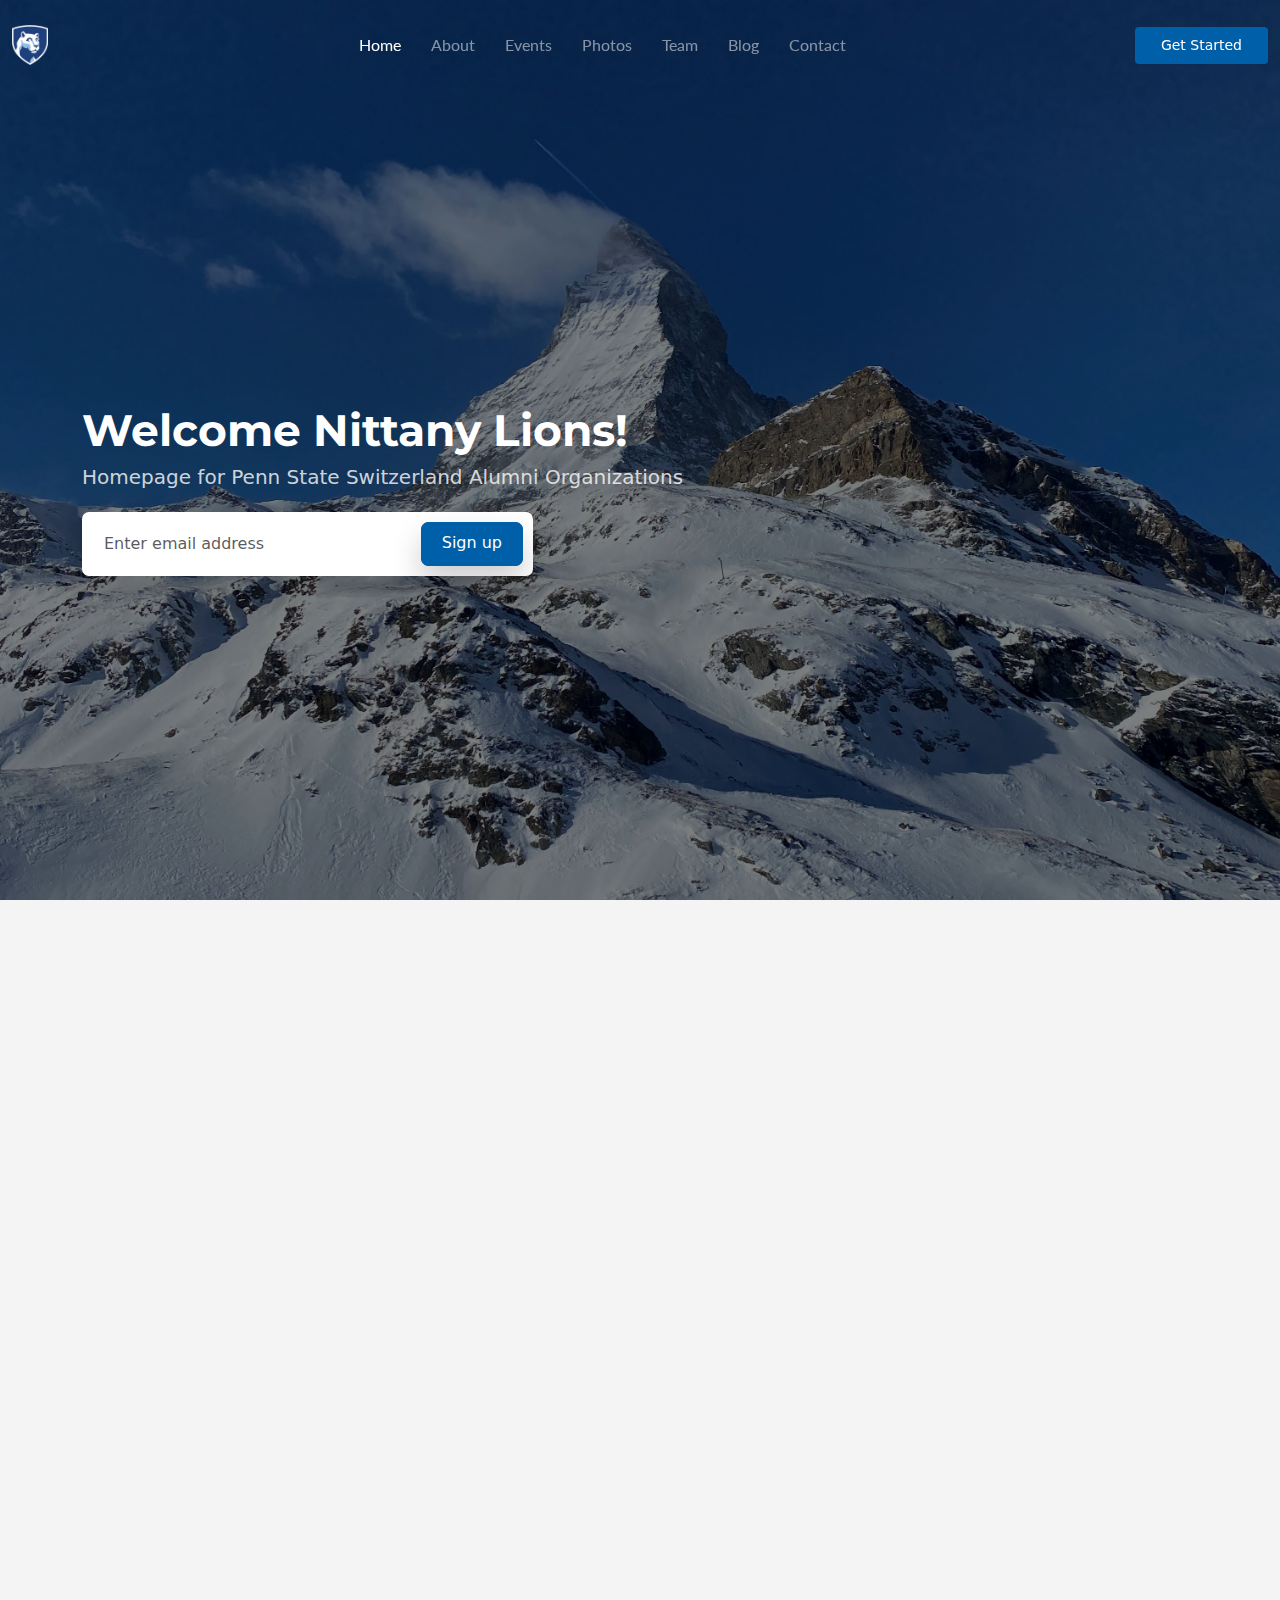
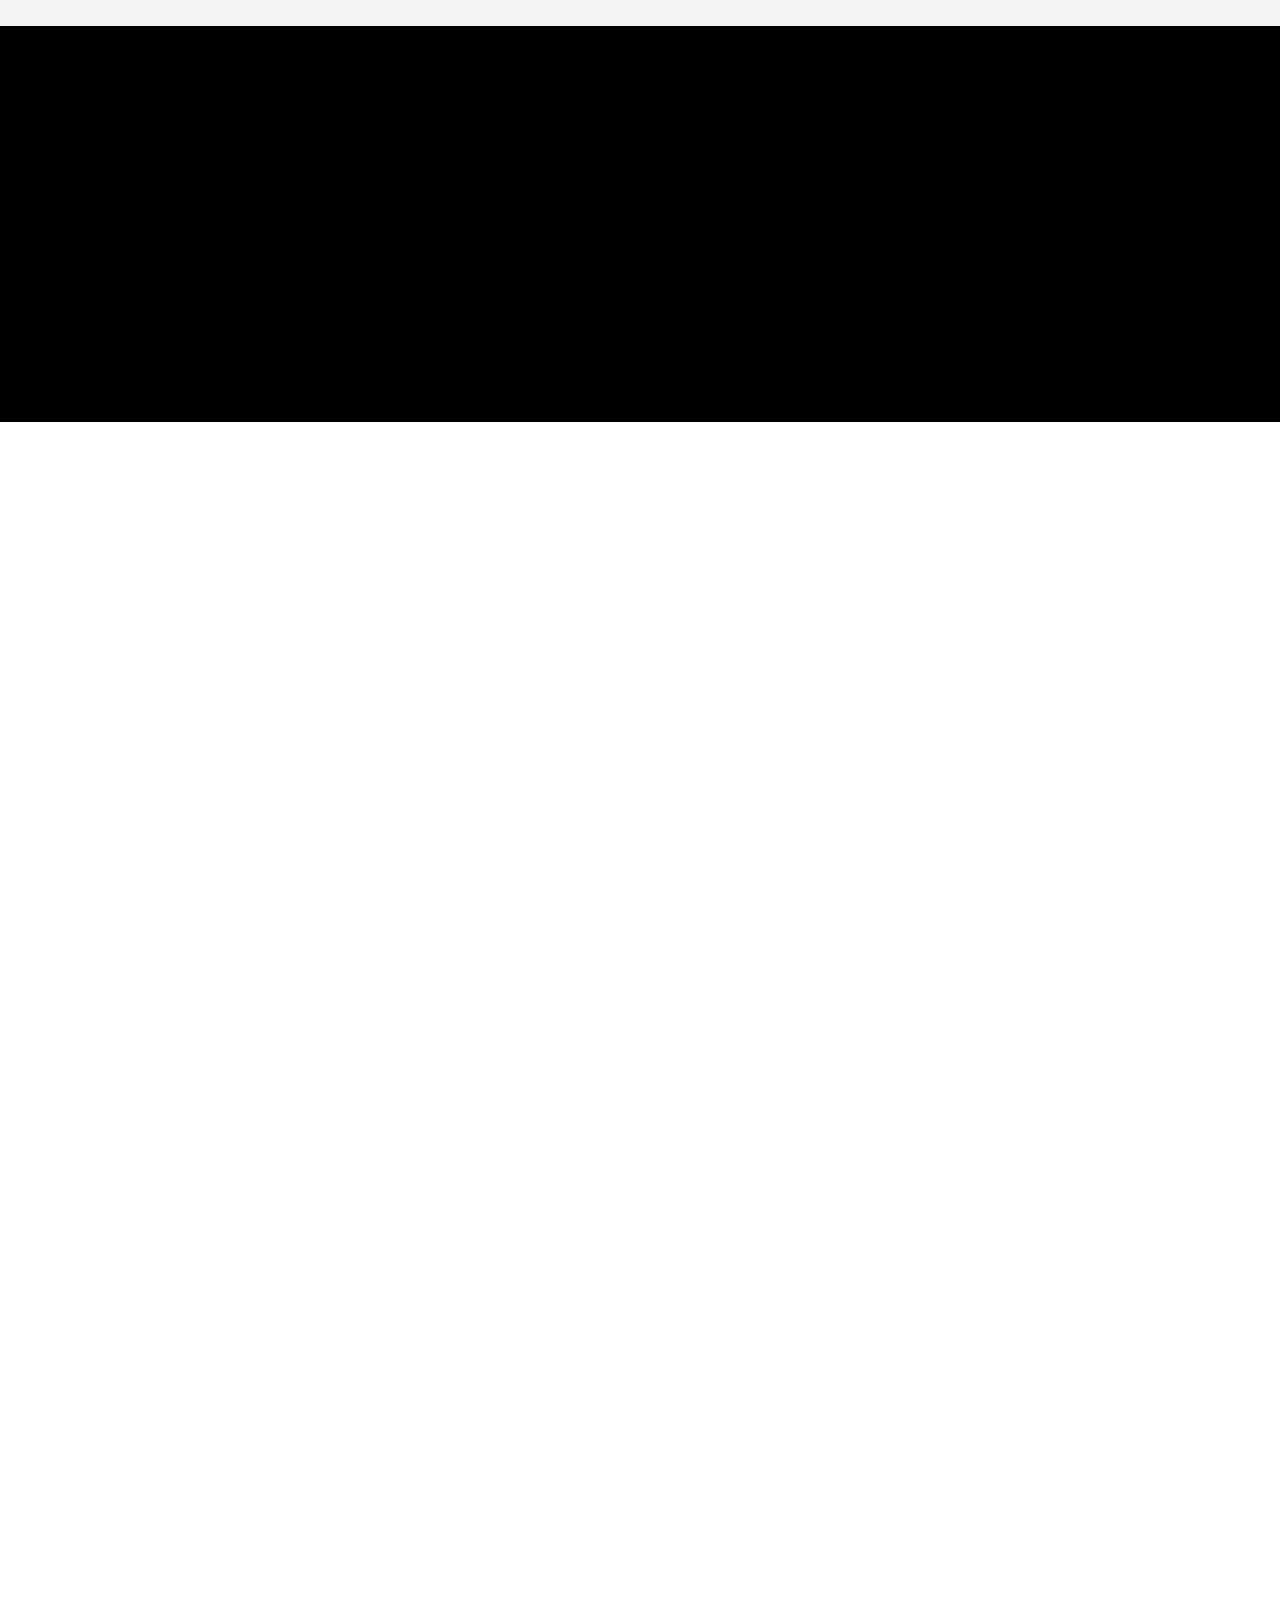
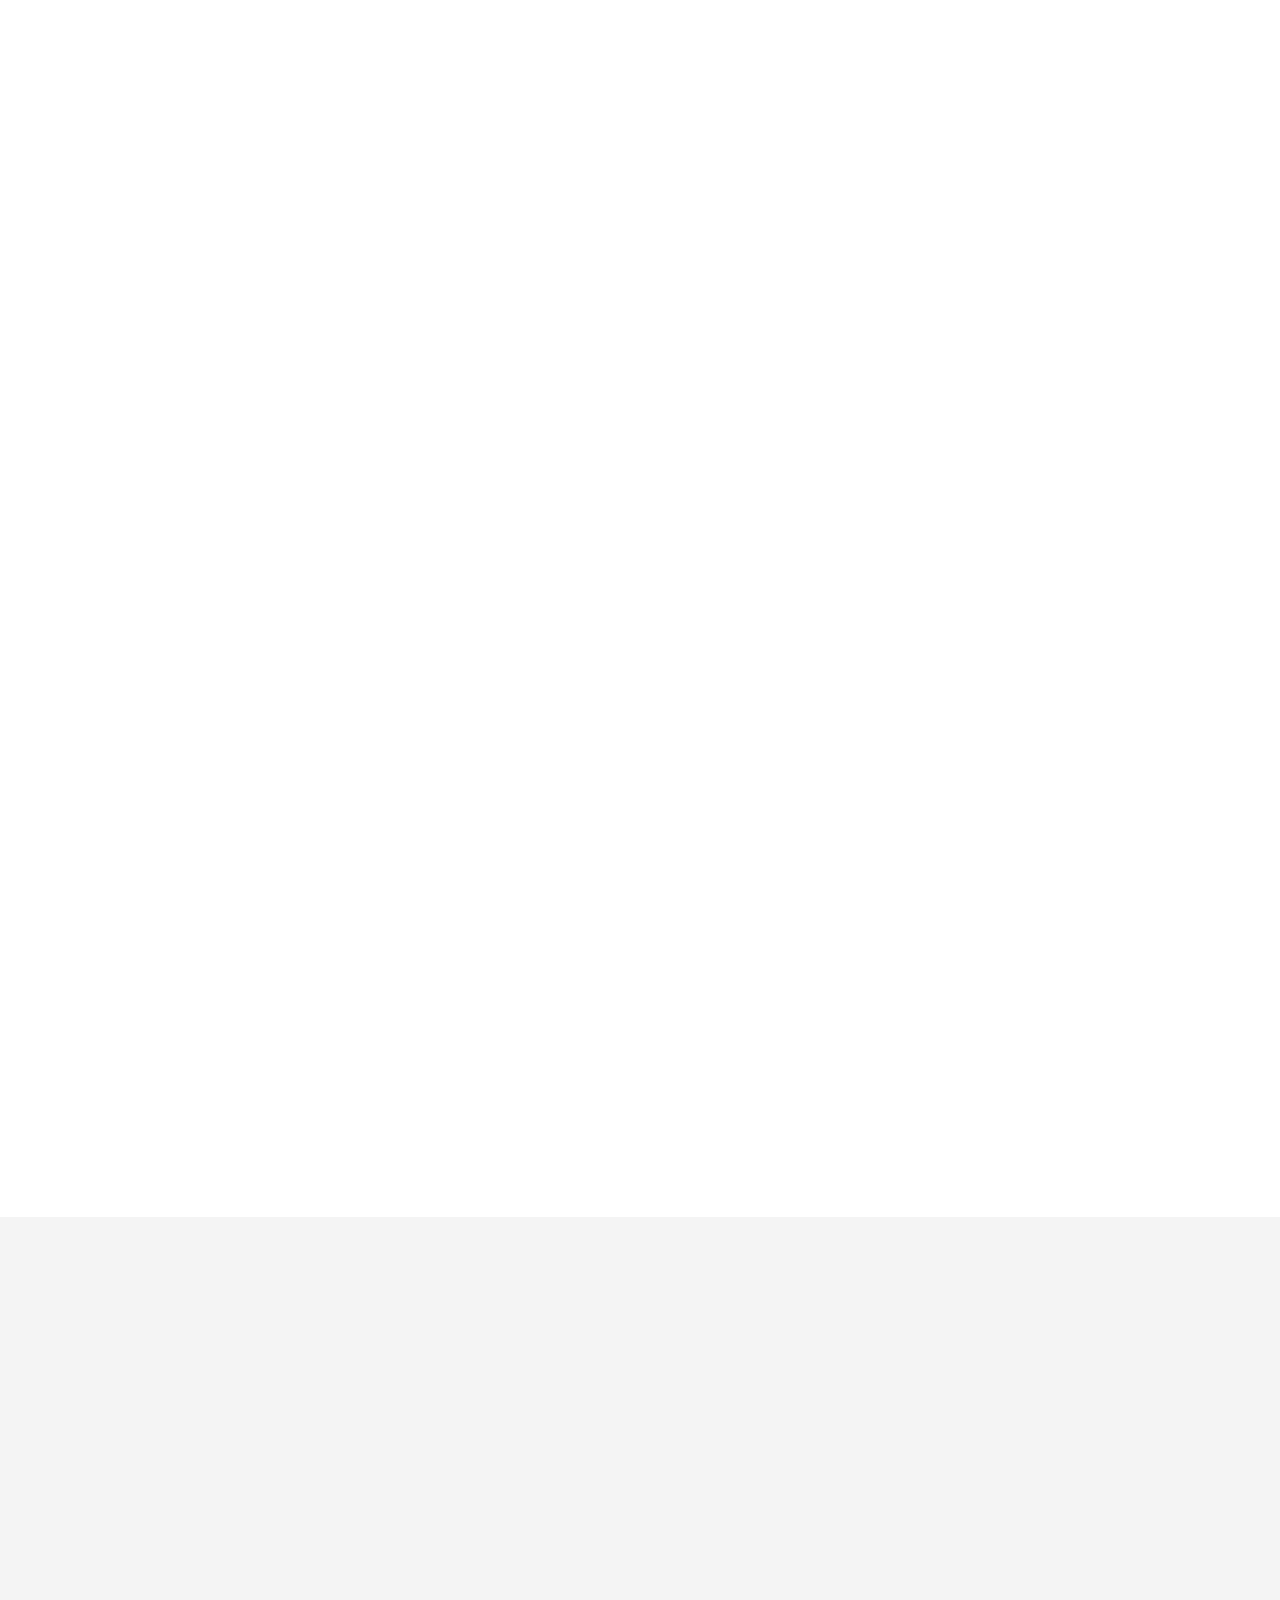
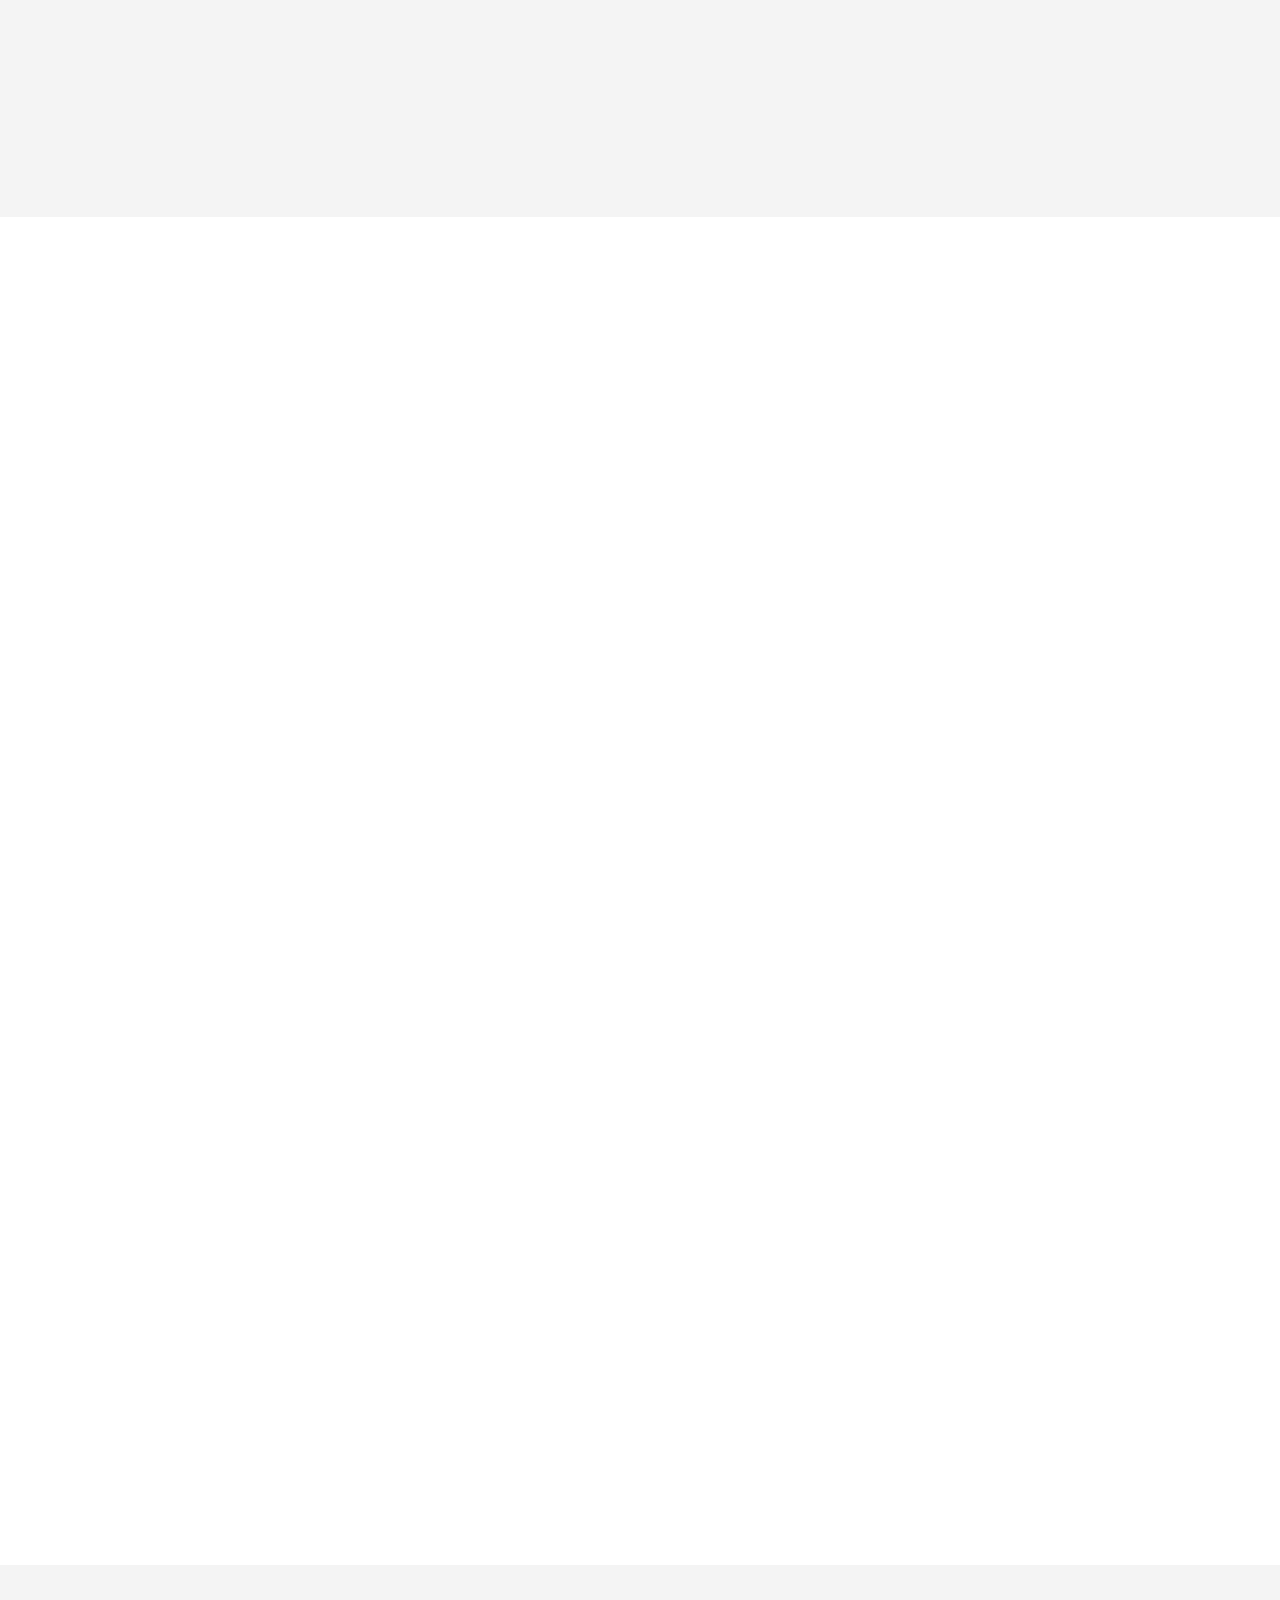
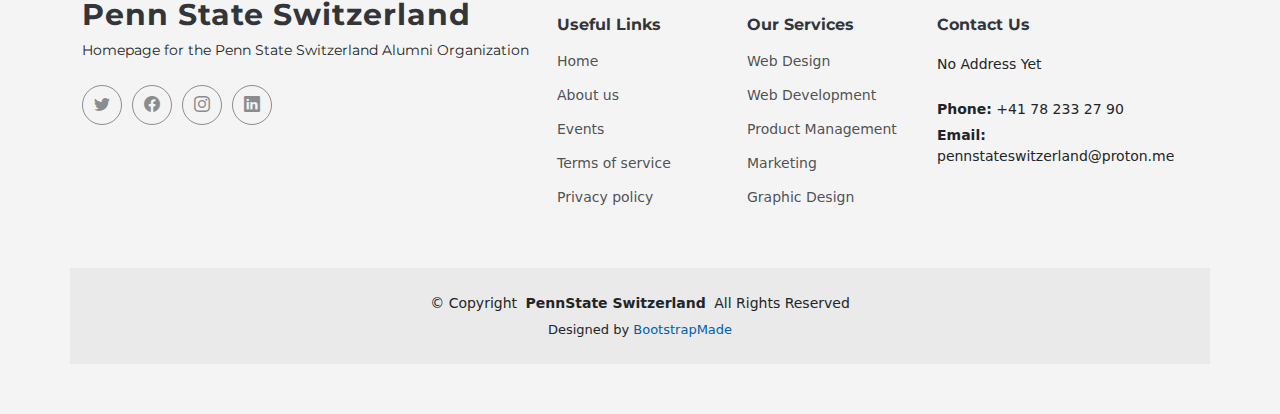
<file: index.html>
<!DOCTYPE html>
<html lang="en">

<head>
  <meta charset="utf-8">
  <meta content="width=device-width, initial-scale=1.0" name="viewport">

  <title>Home - Append Bootstrap Temlate</title>
  <meta content="" name="description">
  <meta content="" name="keywords">

  <!-- Favicons -->
  <link href="assets/img/favicon.png" rel="icon">
  <link href="assets/img/apple-touch-icon.png" rel="apple-touch-icon">

  <!-- Fonts -->
  <link href="https://fonts.googleapis.com" rel="preconnect">
  <link href="https://fonts.gstatic.com" rel="preconnect" crossorigin>
  <link href="https://fonts.googleapis.com/css2?family=Roboto+Condensed:ital,wght@0,300;0,400;0,500;0,600;0,700;0,800;1,300;1,400;1,500;1,600;1,700;1,800&family=Montserrat:ital,wght@0,100;0,200;0,300;0,400;0,500;0,600;0,700;0,800;0,900;1,100;1,200;1,300;1,400;1,500;1,600;1,700;1,800;1,900&family=Lato:ital,wght@0,100;0,300;0,400;0,700;0,900;1,100;1,300;1,400;1,700;1,900&display=swap" rel="stylesheet">

  <!-- Vendor CSS Files -->
  <link href="assets/vendor/bootstrap/css/bootstrap.min.css" rel="stylesheet">
  <link href="assets/vendor/bootstrap-icons/bootstrap-icons.css" rel="stylesheet">
  <link href="assets/vendor/glightbox/css/glightbox.min.css" rel="stylesheet">
  <link href="assets/vendor/swiper/swiper-bundle.min.css" rel="stylesheet">
  <link href="assets/vendor/aos/aos.css" rel="stylesheet">

  <!-- Template Main CSS File -->
  <link href="assets/css/main.css" rel="stylesheet">

  <!-- =======================================================
  * Template Name: Append
  * Updated: Jul 27 2023 with Bootstrap v5.3.1
  * Template URL: https://bootstrapmade.com/append-bootstrap-website-template/
  * Author: BootstrapMade.com
  * License: https://bootstrapmade.com/license/
  ======================================================== -->
</head>

<body class="index-page" data-bs-spy="scroll" data-bs-target="#navmenu">

  <header-component></header-component>

  <main id="main">

    <!-- Hero Section - Home Page -->
    <section id="hero" class="hero">

      <img src="assets/img/hero-bg.jpg" alt="" data-aos="fade-in">

      <div class="container">
        <div class="row">
          <div class="col-lg-10">
            <h2 data-aos="fade-up" data-aos-delay="100">Welcome Nittany Lions!</h2>
            <p data-aos="fade-up" data-aos-delay="200">Homepage for Penn State Switzerland Alumni Organizations</p>
          </div>
          <div class="col-lg-5">
            <!-- Form For Email List_Serv Signup -->
            <form action="C:\xampp\htdocs\pennstateswitzerland\index.php" method="post" class="sign-up-form d-flex" data-aos="fade-up" data-aos-delay="300">
              <input type="text" class="form-control" placeholder="Enter email address" id="email" name="email">
              <input type="submit"class="btn btn-primary" value="Sign up">
            </form>
          </div>
        </div>
      </div>

    </section><!-- End Hero Section -->

    <!-- About Section - Home Page -->
    <section id="about" class="about">

      <div class="container" data-aos="fade-up" data-aos-delay="100">
        <div class="row align-items-xl-center gy-5">

          <div class="col-xl-5 content">
            <h3>About</h3>
            <h2>Connecting Alumni </h2>
            <p>The Penn State Switzerland Alumni Group welcomes all Penn State Alumni in the central europe region.</p>
            <a href="#" class="read-more"><span>Read More</span><i class="bi bi-arrow-right"></i></a>
          </div>

          <div class="col-xl-7">
            <div class="row gy-4 icon-boxes">

              <div class="col" data-aos="fade-up" data-aos-delay="200">
                <div class="icon-box">
                  <i class="bi bi-calendar-check"></i>
                  <h3>Events</h3>
                  <p>Quarterly hosted social gatherings. Casual meetups and events.</p>
                </div>
              </div> <!-- End Icon Box -->

              <div class="col" data-aos="fade-up" data-aos-delay="300">
                <div class="icon-box">
                  <i class="bi bi-buildings"></i>
                  <h3>Networking</h3>
                  <p>Expand your professional network with other Alumni in Switzerland.</p>
                </div>
              </div> <!-- End Icon Box -->

              <div class="" data-aos="fade-up" data-aos-delay="400">
                <div class="icon-box">
                  <i class="bi bi-gift"></i>
                  <h3>Education</h3>
                  <p>Supporting the University mission to educate.</p>
                </div>
              </div> <!-- End Icon Box -->
            </div>
          </div>

        </div>
      </div>

    </section><!-- End About Section -->

    <!-- Stats Section - Home Page -->
    <section id="stats" class="stats">

      <img src="assets/img/stats-bg.jpg" alt="" data-aos="fade-in">

      <div class="container position-relative" data-aos="fade-up" data-aos-delay="100">

        <div class="row gy-4">

          <div class="col">
            <div class="stats-item text-center w-100 h-100">
              <span data-purecounter-start="0" data-purecounter-end="21" data-purecounter-duration="1" class="purecounter"></span>
              <p>Members</p>
            </div>
          </div><!-- End Stats Item -->

          <div class="col">
            <div class="stats-item text-center w-100 h-100">
              <span data-purecounter-start="0" data-purecounter-end="3" data-purecounter-duration="1" class="purecounter"></span>
              <p>Cities</p>
            </div>
          </div><!-- End Stats Item -->
        </div>

      </div>

    </section><!-- End Stats Section -->

    <!-- Events Section - Events -->
    <section id="events" class="services">

      <!--  Section Title -->
      <div class="container section-title" data-aos="fade-up">
        <h2>Events</h2>
        <p>Upcoming Events</p>
      </div><!-- End Section Title -->

      <div class="container">

        <div class="row gy-4">

          <div class="col-lg-6 " data-aos="fade-up" data-aos-delay="100">
            <div class="service-item d-flex">
              <div class="icon flex-shrink-0"><i class="bi bi-calendar-event"></i></div>
              <div>
                <h4 class="title"><a href="services-details.html" class="stretched-link">Lorem Ipsum</a></h4>
                <p class="description">Voluptatum deleniti atque corrupti quos dolores et quas molestias excepturi sint occaecati cupiditate non provident</p>
              </div>
            </div>
          </div>
          <!-- End Service Item -->

          <div class="col-lg-6 " data-aos="fade-up" data-aos-delay="200">
            <div class="service-item d-flex">
              <div class="icon flex-shrink-0"><i class="bi bi-card-checklist"></i></div>
              <div>
                <h4 class="title"><a href="services-details.html" class="stretched-link">Dolor Sitema</a></h4>
                <p class="description">Minim veniam, quis nostrud exercitation ullamco laboris nisi ut aliquip ex ea commodo consequat tarad limino ata</p>
              </div>
            </div>
          </div><!-- End Service Item -->

          <div class="col-lg-6 " data-aos="fade-up" data-aos-delay="300">
            <div class="service-item d-flex">
              <div class="icon flex-shrink-0"><i class="bi bi-bar-chart"></i></div>
              <div>
                <h4 class="title"><a href="services-details.html" class="stretched-link">Sed ut perspiciatis</a></h4>
                <p class="description">Duis aute irure dolor in reprehenderit in voluptate velit esse cillum dolore eu fugiat nulla pariatur</p>
              </div>
            </div>
          </div><!-- End Service Item -->

          <div class="col-lg-6 " data-aos="fade-up" data-aos-delay="400">
            <div class="service-item d-flex">
              <div class="icon flex-shrink-0"><i class="bi bi-binoculars"></i></div>
              <div>
                <h4 class="title"><a href="services-details.html" class="stretched-link">Magni Dolores</a></h4>
                <p class="description">Excepteur sint occaecat cupidatat non proident, sunt in culpa qui officia deserunt mollit anim id est laborum</p>
              </div>
            </div>
          </div><!-- End Service Item -->

          <div class="col-lg-6 " data-aos="fade-up" data-aos-delay="500">
            <div class="service-item d-flex">
              <div class="icon flex-shrink-0"><i class="bi bi-brightness-high"></i></div>
              <div>
                <h4 class="title"><a href="services-details.html" class="stretched-link">Nemo Enim</a></h4>
                <p class="description">At vero eos et accusamus et iusto odio dignissimos ducimus qui blanditiis praesentium voluptatum deleniti atque</p>
              </div>
            </div>
          </div><!-- End Service Item -->

          <div class="col-lg-6 " data-aos="fade-up" data-aos-delay="600">
            <div class="service-item d-flex">
              <div class="icon flex-shrink-0"><i class="bi bi-calendar4-week"></i></div>
              <div>
                <h4 class="title"><a href="services-details.html" class="stretched-link">Eiusmod Tempor</a></h4>
                <p class="description">Et harum quidem rerum facilis est et expedita distinctio. Nam libero tempore, cum soluta nobis est eligendi</p>
              </div>
            </div>
          </div><!-- End Service Item -->

        </div>

      </div>

    </section><!-- End Services Section -->

      </div>

    </section><!-- End Features Section -->

    <!-- Photos Section - Home Page -->
    <section id="photos" class="portfolio">

      <!--  Section Title -->
      <div class="container section-title" data-aos="fade-up">
        <h2>Photos</h2>
        <p>Event Photos</p>
      </div><!-- End Section Title -->

      <div class="container">

        <div class="isotope-layout" data-default-filter="*" data-layout="masonry" data-sort="original-order">

          <ul class="portfolio-filters isotope-filters" data-aos="fade-up" data-aos-delay="100">
            <li data-filter="*" class="filter-active">All</li>
            <li data-filter=".filter-app">App</li>
            <li data-filter=".filter-product">Card</li>
            <li data-filter=".filter-branding">Web</li>
          </ul><!-- End Portfolio Filters -->

          <div class="row gy-4 isotope-container" data-aos="fade-up" data-aos-delay="200">

            <div class="col-lg-4 col-md-6 portfolio-item isotope-item filter-app">
              <img src="assets/img/masonry-portfolio/masonry-portfolio-1.jpg" class="img-fluid" alt="">
              <div class="portfolio-info">
                <h4>App 1</h4>
                <p>Lorem ipsum, dolor sit</p>
                <a href="assets/img/masonry-portfolio/masonry-portfolio-1.jpg" title="App 1" data-gallery="portfolio-gallery-app" class="glightbox preview-link"><i class="bi bi-zoom-in"></i></a>
                <a href="portfolio-details.html" title="More Details" class="details-link"><i class="bi bi-link-45deg"></i></a>
              </div>
            </div><!-- End Portfolio Item -->

            <div class="col-lg-4 col-md-6 portfolio-item isotope-item filter-product">
              <img src="assets/img/masonry-portfolio/masonry-portfolio-2.jpg" class="img-fluid" alt="">
              <div class="portfolio-info">
                <h4>Product 1</h4>
                <p>Lorem ipsum, dolor sit</p>
                <a href="assets/img/masonry-portfolio/masonry-portfolio-2.jpg" title="Product 1" data-gallery="portfolio-gallery-product" class="glightbox preview-link"><i class="bi bi-zoom-in"></i></a>
                <a href="portfolio-details.html" title="More Details" class="details-link"><i class="bi bi-link-45deg"></i></a>
              </div>
            </div><!-- End Portfolio Item -->

            <div class="col-lg-4 col-md-6 portfolio-item isotope-item filter-branding">
              <img src="assets/img/masonry-portfolio/masonry-portfolio-3.jpg" class="img-fluid" alt="">
              <div class="portfolio-info">
                <h4>Branding 1</h4>
                <p>Lorem ipsum, dolor sit</p>
                <a href="assets/img/masonry-portfolio/masonry-portfolio-3.jpg" title="Branding 1" data-gallery="portfolio-gallery-branding" class="glightbox preview-link"><i class="bi bi-zoom-in"></i></a>
                <a href="portfolio-details.html" title="More Details" class="details-link"><i class="bi bi-link-45deg"></i></a>
              </div>
            </div><!-- End Portfolio Item -->

            <div class="col-lg-4 col-md-6 portfolio-item isotope-item filter-app">
              <img src="assets/img/masonry-portfolio/masonry-portfolio-4.jpg" class="img-fluid" alt="">
              <div class="portfolio-info">
                <h4>App 2</h4>
                <p>Lorem ipsum, dolor sit</p>
                <a href="assets/img/masonry-portfolio/masonry-portfolio-4.jpg" title="App 2" data-gallery="portfolio-gallery-app" class="glightbox preview-link"><i class="bi bi-zoom-in"></i></a>
                <a href="portfolio-details.html" title="More Details" class="details-link"><i class="bi bi-link-45deg"></i></a>
              </div>
            </div><!-- End Portfolio Item -->

            <div class="col-lg-4 col-md-6 portfolio-item isotope-item filter-product">
              <img src="assets/img/masonry-portfolio/masonry-portfolio-5.jpg" class="img-fluid" alt="">
              <div class="portfolio-info">
                <h4>Product 2</h4>
                <p>Lorem ipsum, dolor sit</p>
                <a href="assets/img/masonry-portfolio/masonry-portfolio-5.jpg" title="Product 2" data-gallery="portfolio-gallery-product" class="glightbox preview-link"><i class="bi bi-zoom-in"></i></a>
                <a href="portfolio-details.html" title="More Details" class="details-link"><i class="bi bi-link-45deg"></i></a>
              </div>
            </div><!-- End Portfolio Item -->

            <div class="col-lg-4 col-md-6 portfolio-item isotope-item filter-branding">
              <img src="assets/img/masonry-portfolio/masonry-portfolio-6.jpg" class="img-fluid" alt="">
              <div class="portfolio-info">
                <h4>Branding 2</h4>
                <p>Lorem ipsum, dolor sit</p>
                <a href="assets/img/masonry-portfolio/masonry-portfolio-6.jpg" title="Branding 2" data-gallery="portfolio-gallery-branding" class="glightbox preview-link"><i class="bi bi-zoom-in"></i></a>
                <a href="portfolio-details.html" title="More Details" class="details-link"><i class="bi bi-link-45deg"></i></a>
              </div>
            </div><!-- End Portfolio Item -->

            <div class="col-lg-4 col-md-6 portfolio-item isotope-item filter-app">
              <img src="assets/img/masonry-portfolio/masonry-portfolio-7.jpg" class="img-fluid" alt="">
              <div class="portfolio-info">
                <h4>App 3</h4>
                <p>Lorem ipsum, dolor sit</p>
                <a href="assets/img/masonry-portfolio/masonry-portfolio-7.jpg" title="App 3" data-gallery="portfolio-gallery-app" class="glightbox preview-link"><i class="bi bi-zoom-in"></i></a>
                <a href="portfolio-details.html" title="More Details" class="details-link"><i class="bi bi-link-45deg"></i></a>
              </div>
            </div><!-- End Portfolio Item -->

            <div class="col-lg-4 col-md-6 portfolio-item isotope-item filter-product">
              <img src="assets/img/masonry-portfolio/masonry-portfolio-8.jpg" class="img-fluid" alt="">
              <div class="portfolio-info">
                <h4>Product 3</h4>
                <p>Lorem ipsum, dolor sit</p>
                <a href="assets/img/masonry-portfolio/masonry-portfolio-8.jpg" title="Product 3" data-gallery="portfolio-gallery-product" class="glightbox preview-link"><i class="bi bi-zoom-in"></i></a>
                <a href="portfolio-details.html" title="More Details" class="details-link"><i class="bi bi-link-45deg"></i></a>
              </div>
            </div><!-- End Portfolio Item -->

            <div class="col-lg-4 col-md-6 portfolio-item isotope-item filter-branding">
              <img src="assets/img/masonry-portfolio/masonry-portfolio-9.jpg" class="img-fluid" alt="">
              <div class="portfolio-info">
                <h4>Branding 3</h4>
                <p>Lorem ipsum, dolor sit</p>
                <a href="assets/img/masonry-portfolio/masonry-portfolio-9.jpg" title="Branding 2" data-gallery="portfolio-gallery-branding" class="glightbox preview-link"><i class="bi bi-zoom-in"></i></a>
                <a href="portfolio-details.html" title="More Details" class="details-link"><i class="bi bi-link-45deg"></i></a>
              </div>
            </div><!-- End Portfolio Item -->

          </div><!-- End Portfolio Container -->

        </div>

      </div>

    </section><!-- End Portfolio Section -->

    <!-- Faq Section - Home Page -->
    <section id="faq" class="faq">

      <div class="container">

        <div class="row gy-4">

          <div class="col-lg-4" data-aos="fade-up" data-aos-delay="100">
            <div class="content px-xl-5">
              <h3><span>Frequently Asked </span><strong>Questions</strong></h3>
              <p>
                Any questions you've asked will be answered here.
              </p>
            </div>
          </div>

          <div class="col-lg-8" data-aos="fade-up" data-aos-delay="200">

            <div class="faq-container">
              <div class="faq-item faq-active">
                <h3><span class="num">1.</span> <span>Do you have a whatsapp group?</span></h3>
                <div class="faq-content">
                  <p>Yes. Please email for access!</p>
                </div>
                <i class="faq-toggle bi bi-chevron-right"></i>
              </div><!-- End Faq item-->

            </div>

          </div>
        </div>

      </div>

    </section><!-- End Faq Section -->

    <!-- Team Section - Home Page -->
    <section id="team" class="team">

      <!--  Section Title -->
      <div class="container section-title" data-aos="fade-up">
        <h2>Team</h2>
        <p>Meet the Alumni.</p>
      </div><!-- End Section Title -->

      <div class="container">

        <div class="row gy-5">

          <div class="col-lg-4 col-md-6 member" data-aos="fade-up" data-aos-delay="100">
            <div class="member-img">
              <img src="assets/img/team/andrew.jpg" class="img-fluid" alt="">
              <div class="social">
                <a href="#"><i class="bi bi-twitter"></i></a>
                <a href="#"><i class="bi bi-facebook"></i></a>
                <a href="#"><i class="bi bi-instagram"></i></a>
                <a href="#"><i class="bi bi-linkedin"></i></a>
              </div>
            </div>
            <div class="member-info text-center">
              <h4>Andrew Hughes</h4>
              <span>Website Admin</span>
              <p>Penn State Alumni 2016. Basel, Switzerland since 2021. You'll find me hiking, skiing, or cycling while I'm not doing AI & Data Consulting.</p>
            </div>
          </div><!-- End Team Member -->

        </div>

      </div>

    </section><!-- End Team Section -->

    <!-- Recent-posts Section - Home Page -->
    <section id="recent-posts" class="recent-posts">

      <!--  Section Title -->
      <div class="container section-title" data-aos="fade-up">
        <h2>Recent Posts</h2>
        <!-- <p>Necessitatibus eius consequatur ex aliquid fuga eum quidem sint consectetur velit</p> -->
      </div><!-- End Section Title -->

      <div class="container">

        <div class="row gy-4">

          <div class="col-xl-4 col-md-6" data-aos="fade-up" data-aos-delay="100">
            <article>

              <div class="post-img">
                <img src="assets/img/blog/blog-1.jpg" alt="" class="img-fluid">
              </div>

              <p class="post-category">Politics</p>

              <h2 class="title">
                <a href="blog-details.html">Dolorum optio tempore voluptas dignissimos</a>
              </h2>

              <div class="d-flex align-items-center">
                <img src="assets/img/blog/blog-author.jpg" alt="" class="img-fluid post-author-img flex-shrink-0">
                <div class="post-meta">
                  <p class="post-author">Maria Doe</p>
                  <p class="post-date">
                    <time datetime="2022-01-01">Jan 1, 2022</time>
                  </p>
                </div>
              </div>

            </article>
          </div><!-- End post list item -->

          <div class="col-xl-4 col-md-6" data-aos="fade-up" data-aos-delay="200">
            <article>

              <div class="post-img">
                <img src="assets/img/blog/blog-2.jpg" alt="" class="img-fluid">
              </div>

              <p class="post-category">Sports</p>

              <h2 class="title">
                <a href="blog-details.html">Nisi magni odit consequatur autem nulla dolorem</a>
              </h2>

              <div class="d-flex align-items-center">
                <img src="assets/img/blog/blog-author-2.jpg" alt="" class="img-fluid post-author-img flex-shrink-0">
                <div class="post-meta">
                  <p class="post-author">Allisa Mayer</p>
                  <p class="post-date">
                    <time datetime="2022-01-01">Jun 5, 2022</time>
                  </p>
                </div>
              </div>

            </article>
          </div><!-- End post list item -->

          <div class="col-xl-4 col-md-6" data-aos="fade-up" data-aos-delay="300">
            <article>

              <div class="post-img">
                <img src="assets/img/blog/blog-3.jpg" alt="" class="img-fluid">
              </div>

              <p class="post-category">Entertainment</p>

              <h2 class="title">
                <a href="blog-details.html">Possimus soluta ut id suscipit ea ut in quo quia et soluta</a>
              </h2>

              <div class="d-flex align-items-center">
                <img src="assets/img/blog/blog-author-3.jpg" alt="" class="img-fluid post-author-img flex-shrink-0">
                <div class="post-meta">
                  <p class="post-author">Mark Dower</p>
                  <p class="post-date">
                    <time datetime="2022-01-01">Jun 22, 2022</time>
                  </p>
                </div>
              </div>

            </article>
          </div><!-- End post list item -->

        </div><!-- End recent posts list -->

      </div>

    </section><!-- End Recent-posts Section -->

    <!-- Contact Section - Home Page -->
    <section id="contact" class="contact">

      <!--  Section Title -->
      <div class="container section-title" data-aos="fade-up">
        <h2>Contact</h2>
        <p>Fill out the contact form and we'll get back to as soon as possible!</p>
      </div><!-- End Section Title -->

      <div class="container" data-aos="fade-up" data-aos-delay="100">

        <div class="row gy-4">

          <div class="col-lg-6">

            <div class="row gy-4">
              <div class="col-md-6">
                <div class="info-item" data-aos="fade" data-aos-delay="200">
                  <i class="bi bi-geo-alt"></i>
                  <h3>Address</h3>
                  <p>No Address Yet</p>
                </div>
              </div><!-- End Info Item -->

              <div class="col-md-6">
                <div class="info-item" data-aos="fade" data-aos-delay="300">
                  <i class="bi bi-telephone"></i>
                  <h3>Call Us</h3>
                  <p>+41 78 233 27 90</p>
                </div>
              </div><!-- End Info Item -->

              <div class="col-md-6">
                <div class="info-item" data-aos="fade" data-aos-delay="400">
                  <i class="bi bi-envelope"></i>
                  <h3>Email Us</h3>
                  <p>pennstateswitzerland@proton.me</p>
                </div>
              </div><!-- End Info Item -->

            </div>

          </div>

          <div class="col-lg-6">
            <form action="forms/contact.php" method="post" class="php-email-form" data-aos="fade-up" data-aos-delay="200">
              <div class="row gy-4">

                <div class="col-md-6">
                  <input type="text" name="name" class="form-control" placeholder="Your Name" required>
                </div>

                <div class="col-md-6 ">
                  <input type="email" class="form-control" name="email" placeholder="Your Email" required>
                </div>

                <div class="col-md-12">
                  <input type="text" class="form-control" name="subject" placeholder="Subject" required>
                </div>

                <div class="col-md-12">
                  <textarea class="form-control" name="message" rows="6" placeholder="Message" required></textarea>
                </div>

                <div class="col-md-12 text-center">
                  <div class="loading">Loading</div>
                  <div class="error-message"></div>
                  <div class="sent-message">Your message has been sent. Thank you!</div>

                  <button type="submit">Send Message</button>
                </div>

              </div>
            </form>
          </div><!-- End Contact Form -->

        </div>

      </div>

    </section><!-- End Contact Section -->

  </main>

  <!-- ======= Footer ======= -->

  <footer-component></footer-component>
  </footer><!-- End Footer -->

  <!-- Scroll Top Button -->
  <a href="#" id="scroll-top" class="scroll-top d-flex align-items-center justify-content-center"><i class="bi bi-arrow-up-short"></i></a>

  <!-- Preloader -->
  <div id="preloader">
    <div></div>
    <div></div>
    <div></div>
    <div></div>
  </div>

  <!-- Vendor JS Files -->
  <script src="assets/vendor/bootstrap/js/bootstrap.bundle.min.js"></script>
  <script src="assets/vendor/glightbox/js/glightbox.min.js"></script>
  <script src="assets/vendor/purecounter/purecounter_vanilla.js"></script>
  <script src="assets/vendor/isotope-layout/isotope.pkgd.min.js"></script>
  <script src="assets/vendor/swiper/swiper-bundle.min.js"></script>
  <script src="assets/vendor/aos/aos.js"></script>
  <script src="assets/vendor/php-email-form/validate.js"></script>

  <!-- Template Main JS File -->
  <script src="assets/js/header.js" type="text/javascript"></script>
  <script src="assets/js/footer.js" type="text/javascript"></script>
  <script src="assets/js/main.js" type="text/javascript"></script>

</body>

</html>
</file>
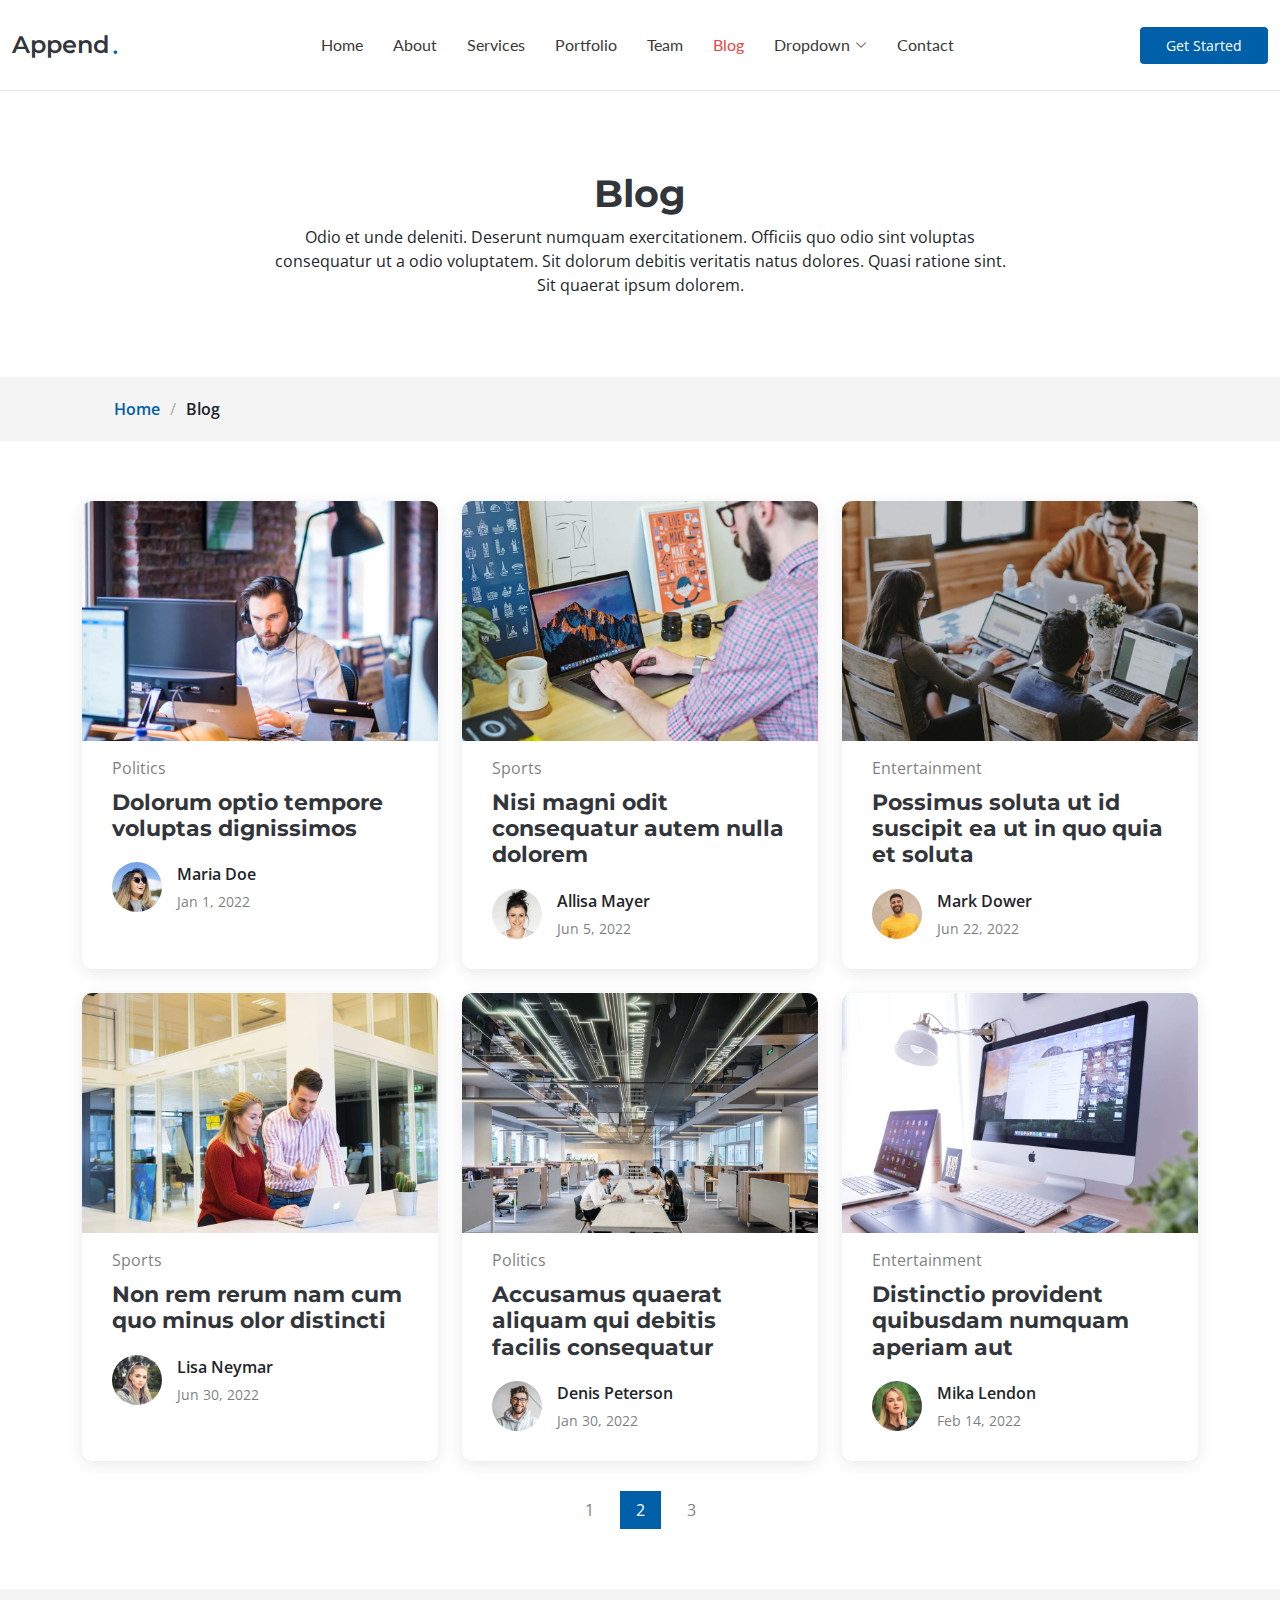
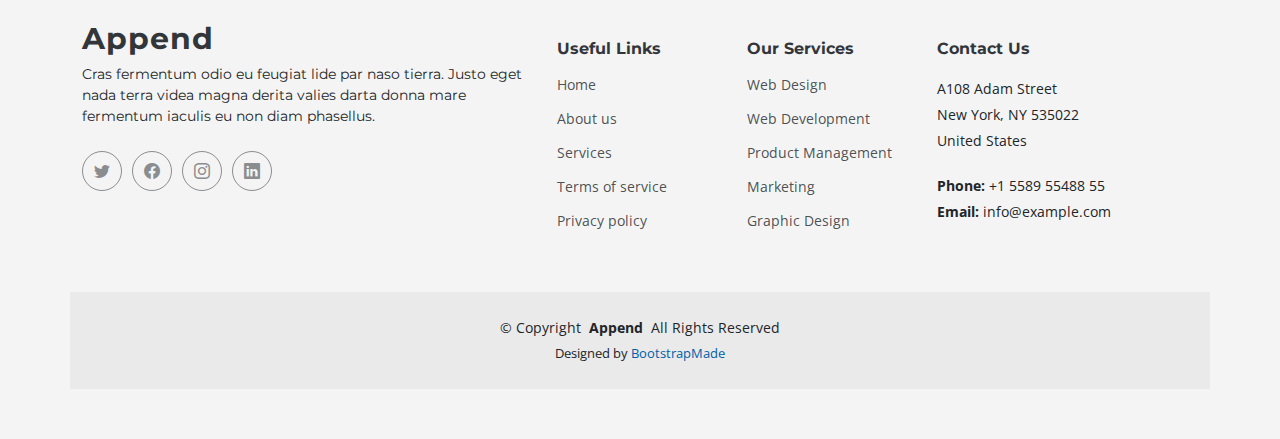
<file: blog.html>
<!DOCTYPE html>
<html lang="en">

<head>
  <meta charset="utf-8">
  <meta content="width=device-width, initial-scale=1.0" name="viewport">

  <title>Blog - Append Bootstrap Temlate</title>
  <meta content="" name="description">
  <meta content="" name="keywords">

  <!-- Favicons -->
  <link href="assets/img/favicon.png" rel="icon">
  <link href="assets/img/apple-touch-icon.png" rel="apple-touch-icon">

  <!-- Fonts -->
  <link href="https://fonts.googleapis.com" rel="preconnect">
  <link href="https://fonts.gstatic.com" rel="preconnect" crossorigin>
  <link href="https://fonts.googleapis.com/css2?family=Open+Sans:ital,wght@0,300;0,400;0,500;0,600;0,700;0,800;1,300;1,400;1,500;1,600;1,700;1,800&family=Montserrat:ital,wght@0,100;0,200;0,300;0,400;0,500;0,600;0,700;0,800;0,900;1,100;1,200;1,300;1,400;1,500;1,600;1,700;1,800;1,900&family=Lato:ital,wght@0,100;0,300;0,400;0,700;0,900;1,100;1,300;1,400;1,700;1,900&display=swap" rel="stylesheet">

  <!-- Vendor CSS Files -->
  <link href="assets/vendor/bootstrap/css/bootstrap.min.css" rel="stylesheet">
  <link href="assets/vendor/bootstrap-icons/bootstrap-icons.css" rel="stylesheet">
  <link href="assets/vendor/glightbox/css/glightbox.min.css" rel="stylesheet">
  <link href="assets/vendor/swiper/swiper-bundle.min.css" rel="stylesheet">
  <link href="assets/vendor/aos/aos.css" rel="stylesheet">

  <!-- Template Main CSS File -->
  <link href="assets/css/main.css" rel="stylesheet">

  <!-- =======================================================
  * Template Name: Append
  * Updated: Jul 27 2023 with Bootstrap v5.3.1
  * Template URL: https://bootstrapmade.com/append-bootstrap-website-template/
  * Author: BootstrapMade.com
  * License: https://bootstrapmade.com/license/
  ======================================================== -->
</head>

<body class="blog-page" data-bs-spy="scroll" data-bs-target="#navmenu">

  <!-- ======= Header ======= -->
  <header id="header" class="header sticky-top d-flex align-items-center">
    <div class="container-fluid d-flex align-items-center justify-content-between">

      <a href="index.html" class="logo d-flex align-items-center me-auto me-xl-0">
        <!-- Uncomment the line below if you also wish to use an image logo -->
        <!-- <img src="assets/img/logo.png" alt=""> -->
        <h1>Append</h1>
        <span>.</span>
      </a>

      <!-- Nav Menu -->
      <nav id="navmenu" class="navmenu">
        <ul>
          <li><a href="index.html#hero">Home</a></li>
          <li><a href="index.html#about">About</a></li>
          <li><a href="index.html#services">Services</a></li>
          <li><a href="index.html#portfolio">Portfolio</a></li>
          <li><a href="index.html#team">Team</a></li>
          <li><a href="blog.html" class="active">Blog</a></li>
          <li class="dropdown has-dropdown"><a href="#"><span>Dropdown</span> <i class="bi bi-chevron-down"></i></a>
            <ul class="dd-box-shadow">
              <li><a href="#">Dropdown 1</a></li>
              <li class="dropdown has-dropdown"><a href="#"><span>Deep Dropdown</span> <i class="bi bi-chevron-down"></i></a>
                <ul class="dd-box-shadow">
                  <li><a href="#">Deep Dropdown 1</a></li>
                  <li><a href="#">Deep Dropdown 2</a></li>
                  <li><a href="#">Deep Dropdown 3</a></li>
                  <li><a href="#">Deep Dropdown 4</a></li>
                  <li><a href="#">Deep Dropdown 5</a></li>
                </ul>
              </li>
              <li><a href="#">Dropdown 2</a></li>
              <li><a href="#">Dropdown 3</a></li>
              <li><a href="#">Dropdown 4</a></li>
            </ul>
          </li>
          <li><a href="index.html#contact">Contact</a></li>
        </ul>

        <i class="mobile-nav-toggle d-xl-none bi bi-list"></i>
      </nav><!-- End Nav Menu -->

      <a class="btn-getstarted" href="index.html#about">Get Started</a>

    </div>
  </header><!-- End Header -->

  <main id="main">

    <!-- Blog Page Title & Breadcrumbs -->
    <div data-aos="fade" class="page-title">
      <div class="heading">
        <div class="container">
          <div class="row d-flex justify-content-center text-center">
            <div class="col-lg-8">
              <h1>Blog</h1>
              <p class="mb-0">Odio et unde deleniti. Deserunt numquam exercitationem. Officiis quo odio sint voluptas consequatur ut a odio voluptatem. Sit dolorum debitis veritatis natus dolores. Quasi ratione sint. Sit quaerat ipsum dolorem.</p>
            </div>
          </div>
        </div>
      </div>
      <nav class="breadcrumbs">
        <div class="container">
          <ol>
            <li><a href="index.html">Home</a></li>
            <li class="current">Blog</li>
          </ol>
        </div>
      </nav>
    </div><!-- End Page Title -->

    <!-- Blog Section - Blog Page -->
    <section id="blog" class="blog">

      <div class="container" data-aos="fade-up" data-aos-delay="100">

        <div class="row gy-4 posts-list">

          <div class="col-xl-4 col-lg-6">
            <article>

              <div class="post-img">
                <img src="assets/img/blog/blog-1.jpg" alt="" class="img-fluid">
              </div>

              <p class="post-category">Politics</p>

              <h2 class="title">
                <a href="blog-details.html">Dolorum optio tempore voluptas dignissimos</a>
              </h2>

              <div class="d-flex align-items-center">
                <img src="assets/img/blog/blog-author.jpg" alt="" class="img-fluid post-author-img flex-shrink-0">
                <div class="post-meta">
                  <p class="post-author">Maria Doe</p>
                  <p class="post-date">
                    <time datetime="2022-01-01">Jan 1, 2022</time>
                  </p>
                </div>
              </div>

            </article>
          </div><!-- End post list item -->

          <div class="col-xl-4 col-lg-6">
            <article>

              <div class="post-img">
                <img src="assets/img/blog/blog-2.jpg" alt="" class="img-fluid">
              </div>

              <p class="post-category">Sports</p>

              <h2 class="title">
                <a href="blog-details.html">Nisi magni odit consequatur autem nulla dolorem</a>
              </h2>

              <div class="d-flex align-items-center">
                <img src="assets/img/blog/blog-author-2.jpg" alt="" class="img-fluid post-author-img flex-shrink-0">
                <div class="post-meta">
                  <p class="post-author">Allisa Mayer</p>
                  <p class="post-date">
                    <time datetime="2022-01-01">Jun 5, 2022</time>
                  </p>
                </div>
              </div>

            </article>
          </div><!-- End post list item -->

          <div class="col-xl-4 col-lg-6">
            <article>

              <div class="post-img">
                <img src="assets/img/blog/blog-3.jpg" alt="" class="img-fluid">
              </div>

              <p class="post-category">Entertainment</p>

              <h2 class="title">
                <a href="blog-details.html">Possimus soluta ut id suscipit ea ut in quo quia et soluta</a>
              </h2>

              <div class="d-flex align-items-center">
                <img src="assets/img/blog/blog-author-3.jpg" alt="" class="img-fluid post-author-img flex-shrink-0">
                <div class="post-meta">
                  <p class="post-author">Mark Dower</p>
                  <p class="post-date">
                    <time datetime="2022-01-01">Jun 22, 2022</time>
                  </p>
                </div>
              </div>

            </article>
          </div><!-- End post list item -->

          <div class="col-xl-4 col-lg-6">
            <article>

              <div class="post-img">
                <img src="assets/img/blog/blog-4.jpg" alt="" class="img-fluid">
              </div>

              <p class="post-category">Sports</p>

              <h2 class="title">
                <a href="blog-details.html">Non rem rerum nam cum quo minus olor distincti</a>
              </h2>

              <div class="d-flex align-items-center">
                <img src="assets/img/blog/blog-author-4.jpg" alt="" class="img-fluid post-author-img flex-shrink-0">
                <div class="post-meta">
                  <p class="post-author">Lisa Neymar</p>
                  <p class="post-date">
                    <time datetime="2022-01-01">Jun 30, 2022</time>
                  </p>
                </div>
              </div>

            </article>
          </div><!-- End post list item -->

          <div class="col-xl-4 col-lg-6">
            <article>

              <div class="post-img">
                <img src="assets/img/blog/blog-5.jpg" alt="" class="img-fluid">
              </div>

              <p class="post-category">Politics</p>

              <h2 class="title">
                <a href="blog-details.html">Accusamus quaerat aliquam qui debitis facilis consequatur</a>
              </h2>

              <div class="d-flex align-items-center">
                <img src="assets/img/blog/blog-author-5.jpg" alt="" class="img-fluid post-author-img flex-shrink-0">
                <div class="post-meta">
                  <p class="post-author">Denis Peterson</p>
                  <p class="post-date">
                    <time datetime="2022-01-01">Jan 30, 2022</time>
                  </p>
                </div>
              </div>

            </article>
          </div><!-- End post list item -->

          <div class="col-xl-4 col-lg-6">
            <article>

              <div class="post-img">
                <img src="assets/img/blog/blog-6.jpg" alt="" class="img-fluid">
              </div>

              <p class="post-category">Entertainment</p>

              <h2 class="title">
                <a href="blog-details.html">Distinctio provident quibusdam numquam aperiam aut</a>
              </h2>

              <div class="d-flex align-items-center">
                <img src="assets/img/blog/blog-author-6.jpg" alt="" class="img-fluid post-author-img flex-shrink-0">
                <div class="post-meta">
                  <p class="post-author">Mika Lendon</p>
                  <p class="post-date">
                    <time datetime="2022-01-01">Feb 14, 2022</time>
                  </p>
                </div>
              </div>

            </article>
          </div><!-- End post list item -->

        </div><!-- End blog posts list -->

        <div class="pagination d-flex justify-content-center">
          <ul>
            <li><a href="#">1</a></li>
            <li class="active"><a href="#">2</a></li>
            <li><a href="#">3</a></li>
          </ul>
        </div><!-- End pagination -->

      </div>

    </section><!-- End Blog Section -->

  </main>

  <!-- ======= Footer ======= -->
  <footer id="footer" class="footer">

    <div class="container footer-top">
      <div class="row gy-4">
        <div class="col-lg-5 col-md-12 footer-about">
          <a href="index.html" class="logo d-flex align-items-center">
            <span>Append</span>
          </a>
          <p>Cras fermentum odio eu feugiat lide par naso tierra. Justo eget nada terra videa magna derita valies darta donna mare fermentum iaculis eu non diam phasellus.</p>
          <div class="social-links d-flex mt-4">
            <a href=""><i class="bi bi-twitter"></i></a>
            <a href=""><i class="bi bi-facebook"></i></a>
            <a href=""><i class="bi bi-instagram"></i></a>
            <a href=""><i class="bi bi-linkedin"></i></a>
          </div>
        </div>

        <div class="col-lg-2 col-6 footer-links">
          <h4>Useful Links</h4>
          <ul>
            <li><a href="#">Home</a></li>
            <li><a href="#">About us</a></li>
            <li><a href="#">Services</a></li>
            <li><a href="#">Terms of service</a></li>
            <li><a href="#">Privacy policy</a></li>
          </ul>
        </div>

        <div class="col-lg-2 col-6 footer-links">
          <h4>Our Services</h4>
          <ul>
            <li><a href="#">Web Design</a></li>
            <li><a href="#">Web Development</a></li>
            <li><a href="#">Product Management</a></li>
            <li><a href="#">Marketing</a></li>
            <li><a href="#">Graphic Design</a></li>
          </ul>
        </div>

        <div class="col-lg-3 col-md-12 footer-contact text-center text-md-start">
          <h4>Contact Us</h4>
          <p>A108 Adam Street</p>
          <p>New York, NY 535022</p>
          <p>United States</p>
          <p class="mt-4"><strong>Phone:</strong> <span>+1 5589 55488 55</span></p>
          <p><strong>Email:</strong> <span>info@example.com</span></p>
        </div>

      </div>
    </div>

    <div class="container copyright text-center mt-4">
      <p>&copy; <span>Copyright</span> <strong class="px-1">Append</strong> <span>All Rights Reserved</span></p>
      <div class="credits">
        <!-- All the links in the footer should remain intact. -->
        <!-- You can delete the links only if you've purchased the pro version. -->
        <!-- Licensing information: https://bootstrapmade.com/license/ -->
        <!-- Purchase the pro version with working PHP/AJAX contact form: [buy-url] -->
        Designed by <a href="https://bootstrapmade.com/">BootstrapMade</a>
      </div>
    </div>

  </footer><!-- End Footer -->

  <!-- Scroll Top Button -->
  <a href="#" id="scroll-top" class="scroll-top d-flex align-items-center justify-content-center"><i class="bi bi-arrow-up-short"></i></a>

  <!-- Preloader -->
  <div id="preloader">
    <div></div>
    <div></div>
    <div></div>
    <div></div>
  </div>

  <!-- Vendor JS Files -->
  <script src="assets/vendor/bootstrap/js/bootstrap.bundle.min.js"></script>
  <script src="assets/vendor/glightbox/js/glightbox.min.js"></script>
  <script src="assets/vendor/purecounter/purecounter_vanilla.js"></script>
  <script src="assets/vendor/isotope-layout/isotope.pkgd.min.js"></script>
  <script src="assets/vendor/swiper/swiper-bundle.min.js"></script>
  <script src="assets/vendor/aos/aos.js"></script>
  <script src="assets/vendor/php-email-form/validate.js"></script>

  <!-- Template Main JS File -->
  <script src="assets/js/main.js"></script>

</body>

</html>
</file>
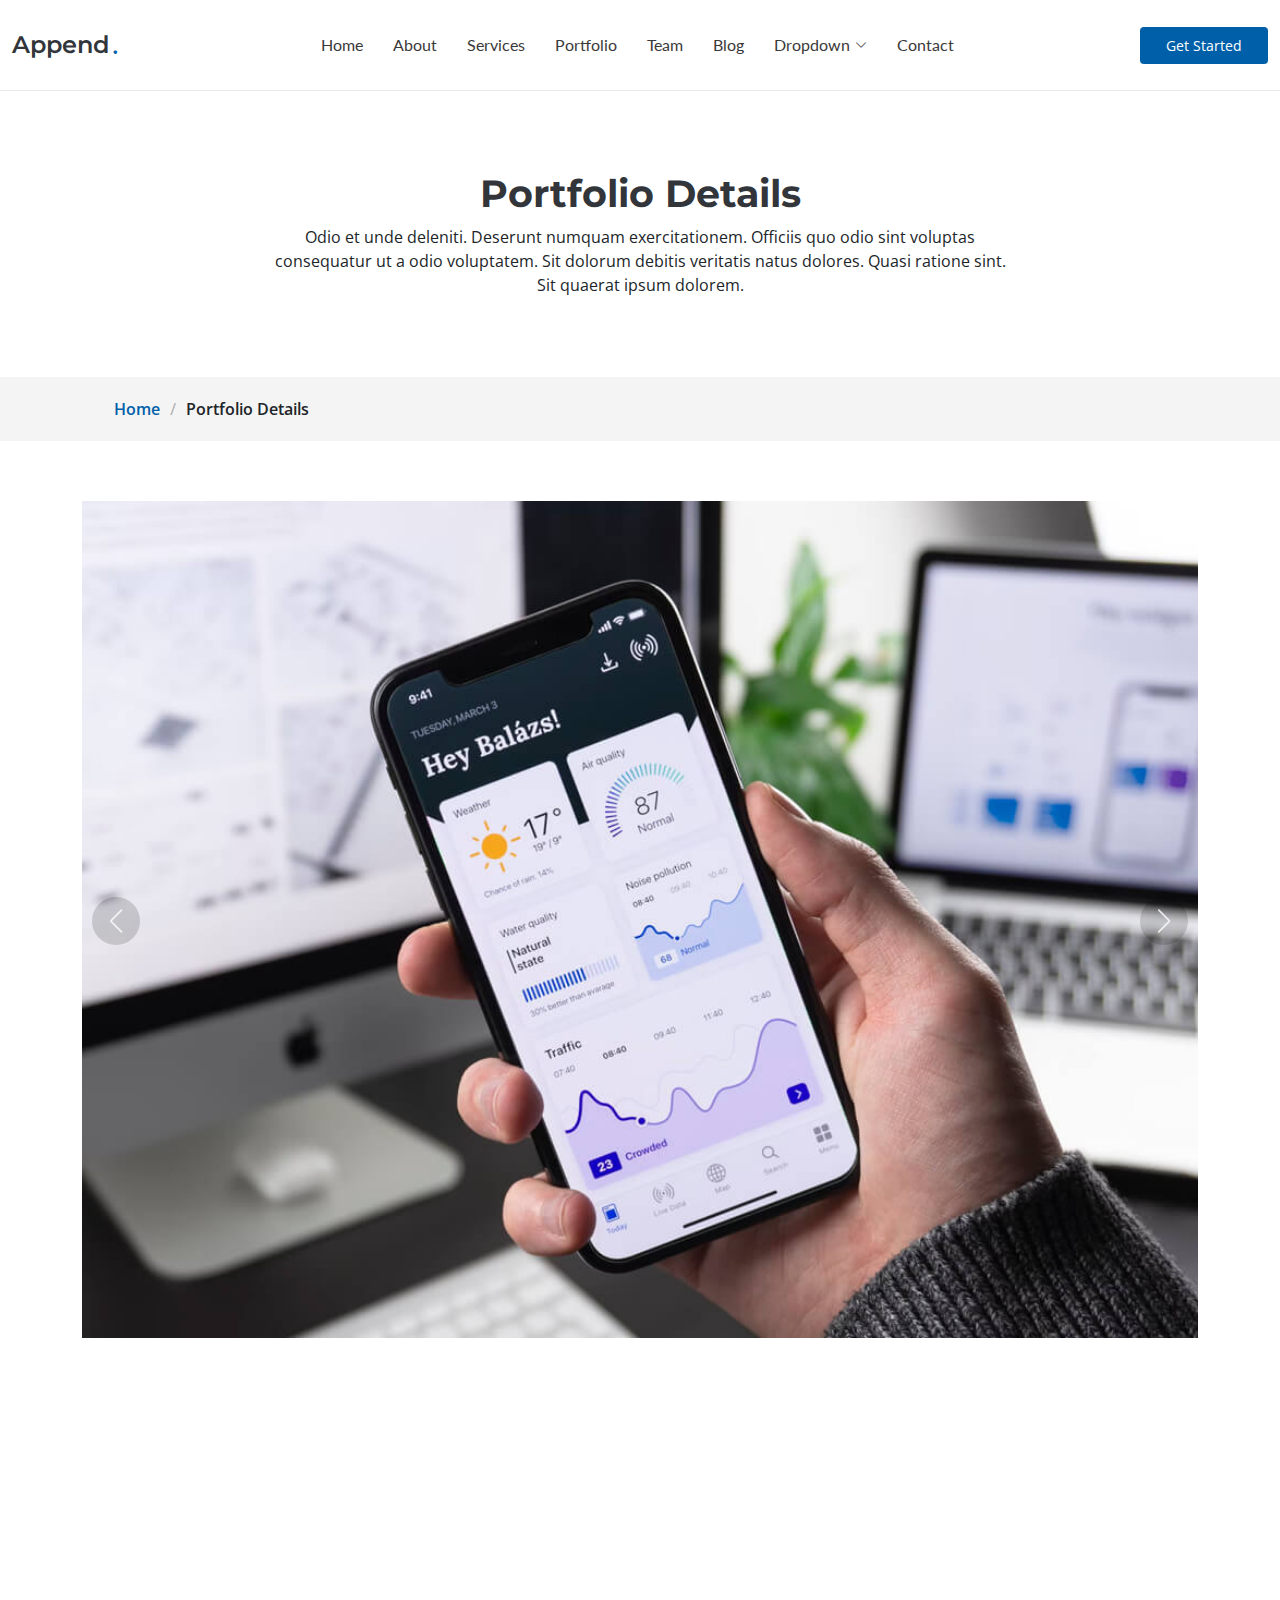
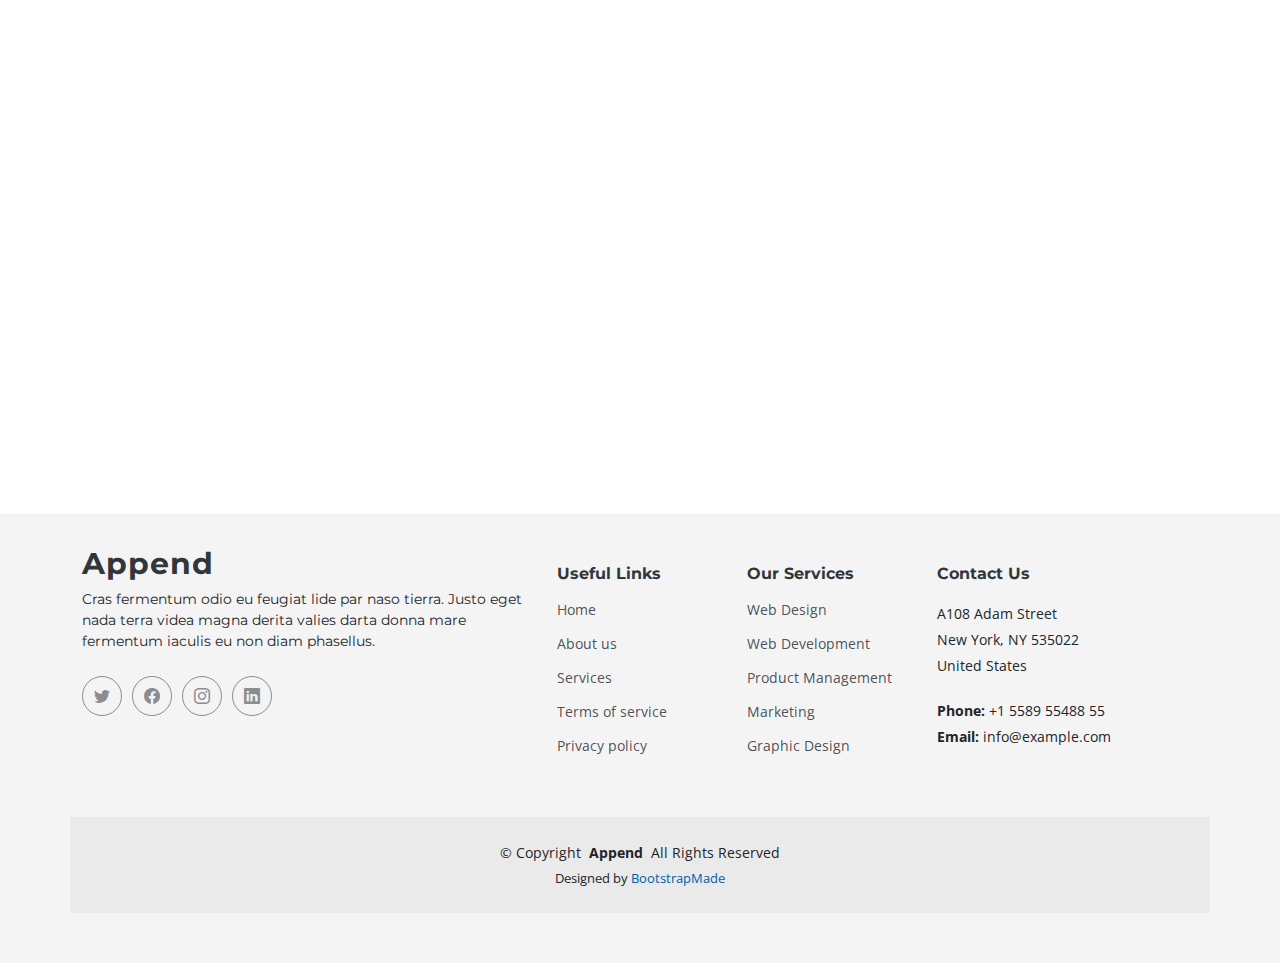
<file: portfolio-details.html>
<!DOCTYPE html>
<html lang="en">

<head>
  <meta charset="utf-8">
  <meta content="width=device-width, initial-scale=1.0" name="viewport">

  <title>Portfolio Details - Append Bootstrap Temlate</title>
  <meta content="" name="description">
  <meta content="" name="keywords">

  <!-- Favicons -->
  <link href="assets/img/favicon.png" rel="icon">
  <link href="assets/img/apple-touch-icon.png" rel="apple-touch-icon">

  <!-- Fonts -->
  <link href="https://fonts.googleapis.com" rel="preconnect">
  <link href="https://fonts.gstatic.com" rel="preconnect" crossorigin>
  <link href="https://fonts.googleapis.com/css2?family=Open+Sans:ital,wght@0,300;0,400;0,500;0,600;0,700;0,800;1,300;1,400;1,500;1,600;1,700;1,800&family=Montserrat:ital,wght@0,100;0,200;0,300;0,400;0,500;0,600;0,700;0,800;0,900;1,100;1,200;1,300;1,400;1,500;1,600;1,700;1,800;1,900&family=Lato:ital,wght@0,100;0,300;0,400;0,700;0,900;1,100;1,300;1,400;1,700;1,900&display=swap" rel="stylesheet">

  <!-- Vendor CSS Files -->
  <link href="assets/vendor/bootstrap/css/bootstrap.min.css" rel="stylesheet">
  <link href="assets/vendor/bootstrap-icons/bootstrap-icons.css" rel="stylesheet">
  <link href="assets/vendor/glightbox/css/glightbox.min.css" rel="stylesheet">
  <link href="assets/vendor/swiper/swiper-bundle.min.css" rel="stylesheet">
  <link href="assets/vendor/aos/aos.css" rel="stylesheet">

  <!-- Template Main CSS File -->
  <link href="assets/css/main.css" rel="stylesheet">

  <!-- =======================================================
  * Template Name: Append
  * Updated: Jul 27 2023 with Bootstrap v5.3.1
  * Template URL: https://bootstrapmade.com/append-bootstrap-website-template/
  * Author: BootstrapMade.com
  * License: https://bootstrapmade.com/license/
  ======================================================== -->
</head>

<body class="portfolio-details-page" data-bs-spy="scroll" data-bs-target="#navmenu">

  <!-- ======= Header ======= -->
  <header id="header" class="header sticky-top d-flex align-items-center">
    <div class="container-fluid d-flex align-items-center justify-content-between">

      <a href="index.html" class="logo d-flex align-items-center me-auto me-xl-0">
        <!-- Uncomment the line below if you also wish to use an image logo -->
        <!-- <img src="assets/img/logo.png" alt=""> -->
        <h1>Append</h1>
        <span>.</span>
      </a>

      <!-- Nav Menu -->
      <nav id="navmenu" class="navmenu">
        <ul>
          <li><a href="index.html#hero">Home</a></li>
          <li><a href="index.html#about">About</a></li>
          <li><a href="index.html#services">Services</a></li>
          <li><a href="index.html#portfolio">Portfolio</a></li>
          <li><a href="index.html#team">Team</a></li>
          <li><a href="blog.html">Blog</a></li>
          <li class="dropdown has-dropdown"><a href="#"><span>Dropdown</span> <i class="bi bi-chevron-down"></i></a>
            <ul class="dd-box-shadow">
              <li><a href="#">Dropdown 1</a></li>
              <li class="dropdown has-dropdown"><a href="#"><span>Deep Dropdown</span> <i class="bi bi-chevron-down"></i></a>
                <ul class="dd-box-shadow">
                  <li><a href="#">Deep Dropdown 1</a></li>
                  <li><a href="#">Deep Dropdown 2</a></li>
                  <li><a href="#">Deep Dropdown 3</a></li>
                  <li><a href="#">Deep Dropdown 4</a></li>
                  <li><a href="#">Deep Dropdown 5</a></li>
                </ul>
              </li>
              <li><a href="#">Dropdown 2</a></li>
              <li><a href="#">Dropdown 3</a></li>
              <li><a href="#">Dropdown 4</a></li>
            </ul>
          </li>
          <li><a href="index.html#contact">Contact</a></li>
        </ul>

        <i class="mobile-nav-toggle d-xl-none bi bi-list"></i>
      </nav><!-- End Nav Menu -->

      <a class="btn-getstarted" href="index.html#about">Get Started</a>

    </div>
  </header><!-- End Header -->

  <main id="main">

    <!-- Portfolio Details Page Title & Breadcrumbs -->
    <div data-aos="fade" class="page-title">
      <div class="heading">
        <div class="container">
          <div class="row d-flex justify-content-center text-center">
            <div class="col-lg-8">
              <h1>Portfolio Details</h1>
              <p class="mb-0">Odio et unde deleniti. Deserunt numquam exercitationem. Officiis quo odio sint voluptas consequatur ut a odio voluptatem. Sit dolorum debitis veritatis natus dolores. Quasi ratione sint. Sit quaerat ipsum dolorem.</p>
            </div>
          </div>
        </div>
      </div>
      <nav class="breadcrumbs">
        <div class="container">
          <ol>
            <li><a href="index.html">Home</a></li>
            <li class="current">Portfolio Details</li>
          </ol>
        </div>
      </nav>
    </div><!-- End Page Title -->

    <!-- Portfolio-details Section - Portfolio Details Page -->
    <section id="portfolio-details" class="portfolio-details">

      <div class="container" data-aos="fade-up">

        <div class="portfolio-details-slider swiper">
          <template class="swiper-config">
            {
            "loop": true,
            "speed" : 600,
            "autoplay": {
            "delay": 5000
            },
            "slidesPerView": "auto",
            "navigation": {
            "nextEl": ".swiper-button-next",
            "prevEl": ".swiper-button-prev"
            }
            }
          </template>
          <div class="swiper-wrapper align-items-center">

            <div class="swiper-slide">
              <img src="assets/img/portfolio/app-1.jpg" alt="">
            </div>

            <div class="swiper-slide">
              <img src="assets/img/portfolio/product-1.jpg" alt="">
            </div>

            <div class="swiper-slide">
              <img src="assets/img/portfolio/branding-1.jpg" alt="">
            </div>

            <div class="swiper-slide">
              <img src="assets/img/portfolio/books-1.jpg" alt="">
            </div>

          </div>
          <div class="swiper-button-prev"></div>
          <div class="swiper-button-next"></div>
        </div>

        <div class="row justify-content-between gy-4 mt-4">

          <div class="col-lg-8" data-aos="fade-up">
            <div class="portfolio-description">
              <h2>This is an example of portfolio details</h2>
              <p>
                Autem ipsum nam porro corporis rerum. Quis eos dolorem eos itaque inventore commodi labore quia quia. Exercitationem repudiandae officiis neque suscipit non officia eaque itaque enim. Voluptatem officia accusantium nesciunt est omnis tempora consectetur dignissimos. Sequi nulla at esse enim cum deserunt eius.
              </p>
              <p>
                Amet consequatur qui dolore veniam voluptatem voluptatem sit. Non aspernatur atque natus ut cum nam et. Praesentium error dolores rerum minus sequi quia veritatis eum. Eos et doloribus doloremque nesciunt molestiae laboriosam.
              </p>

              <div class="testimonial-item">
                <p>
                  <i class="bi bi-quote quote-icon-left"></i>
                  <span>Export tempor illum tamen malis malis eram quae irure esse labore quem cillum quid cillum eram malis quorum velit fore eram velit sunt aliqua noster fugiat irure amet legam anim culpa.</span>
                  <i class="bi bi-quote quote-icon-right"></i>
                </p>
                <div>
                  <img src="assets/img/testimonials/testimonials-2.jpg" class="testimonial-img" alt="">
                  <h3>Sara Wilsson</h3>
                  <h4>Designer</h4>
                </div>
              </div>

              <p>
                Impedit ipsum quae et aliquid doloribus et voluptatem quasi. Perspiciatis occaecati earum et magnam animi. Quibusdam non qui ea vitae suscipit vitae sunt. Repudiandae incidunt cumque minus deserunt assumenda tempore. Delectus voluptas necessitatibus est.
              </p>

              <p>
                Sunt voluptatum sapiente facilis quo odio aut ipsum repellat debitis. Molestiae et autem libero. Explicabo et quod necessitatibus similique quis dolor eum. Numquam eaque praesentium rem et qui nesciunt.
              </p>

            </div>
          </div>

          <div class="col-lg-3" data-aos="fade-up" data-aos-delay="100">
            <div class="portfolio-info">
              <h3>Project information</h3>
              <ul>
                <li><strong>Category</strong> Web design</li>
                <li><strong>Client</strong> ASU Company</li>
                <li><strong>Project date</strong> 01 March, 2020</li>
                <li><strong>Project URL</strong> <a href="#">www.example.com</a></li>
                <li><a href="#" class="btn-visit align-self-start">Visit Website</a></li>
              </ul>
            </div>
          </div>

        </div>

      </div>

    </section><!-- End Portfolio-details Section -->

  </main>

  <!-- ======= Footer ======= -->
  <footer id="footer" class="footer">

    <div class="container footer-top">
      <div class="row gy-4">
        <div class="col-lg-5 col-md-12 footer-about">
          <a href="index.html" class="logo d-flex align-items-center">
            <span>Append</span>
          </a>
          <p>Cras fermentum odio eu feugiat lide par naso tierra. Justo eget nada terra videa magna derita valies darta donna mare fermentum iaculis eu non diam phasellus.</p>
          <div class="social-links d-flex mt-4">
            <a href=""><i class="bi bi-twitter"></i></a>
            <a href=""><i class="bi bi-facebook"></i></a>
            <a href=""><i class="bi bi-instagram"></i></a>
            <a href=""><i class="bi bi-linkedin"></i></a>
          </div>
        </div>

        <div class="col-lg-2 col-6 footer-links">
          <h4>Useful Links</h4>
          <ul>
            <li><a href="#">Home</a></li>
            <li><a href="#">About us</a></li>
            <li><a href="#">Services</a></li>
            <li><a href="#">Terms of service</a></li>
            <li><a href="#">Privacy policy</a></li>
          </ul>
        </div>

        <div class="col-lg-2 col-6 footer-links">
          <h4>Our Services</h4>
          <ul>
            <li><a href="#">Web Design</a></li>
            <li><a href="#">Web Development</a></li>
            <li><a href="#">Product Management</a></li>
            <li><a href="#">Marketing</a></li>
            <li><a href="#">Graphic Design</a></li>
          </ul>
        </div>

        <div class="col-lg-3 col-md-12 footer-contact text-center text-md-start">
          <h4>Contact Us</h4>
          <p>A108 Adam Street</p>
          <p>New York, NY 535022</p>
          <p>United States</p>
          <p class="mt-4"><strong>Phone:</strong> <span>+1 5589 55488 55</span></p>
          <p><strong>Email:</strong> <span>info@example.com</span></p>
        </div>

      </div>
    </div>

    <div class="container copyright text-center mt-4">
      <p>&copy; <span>Copyright</span> <strong class="px-1">Append</strong> <span>All Rights Reserved</span></p>
      <div class="credits">
        <!-- All the links in the footer should remain intact. -->
        <!-- You can delete the links only if you've purchased the pro version. -->
        <!-- Licensing information: https://bootstrapmade.com/license/ -->
        <!-- Purchase the pro version with working PHP/AJAX contact form: [buy-url] -->
        Designed by <a href="https://bootstrapmade.com/">BootstrapMade</a>
      </div>
    </div>

  </footer><!-- End Footer -->

  <!-- Scroll Top Button -->
  <a href="#" id="scroll-top" class="scroll-top d-flex align-items-center justify-content-center"><i class="bi bi-arrow-up-short"></i></a>

  <!-- Preloader -->
  <div id="preloader">
    <div></div>
    <div></div>
    <div></div>
    <div></div>
  </div>

  <!-- Vendor JS Files -->
  <script src="assets/vendor/bootstrap/js/bootstrap.bundle.min.js"></script>
  <script src="assets/vendor/glightbox/js/glightbox.min.js"></script>
  <script src="assets/vendor/purecounter/purecounter_vanilla.js"></script>
  <script src="assets/vendor/isotope-layout/isotope.pkgd.min.js"></script>
  <script src="assets/vendor/swiper/swiper-bundle.min.js"></script>
  <script src="assets/vendor/aos/aos.js"></script>
  <script src="assets/vendor/php-email-form/validate.js"></script>

  <!-- Template Main JS File -->
  <script src="assets/js/main.js"></script>

</body>

</html>
</file>
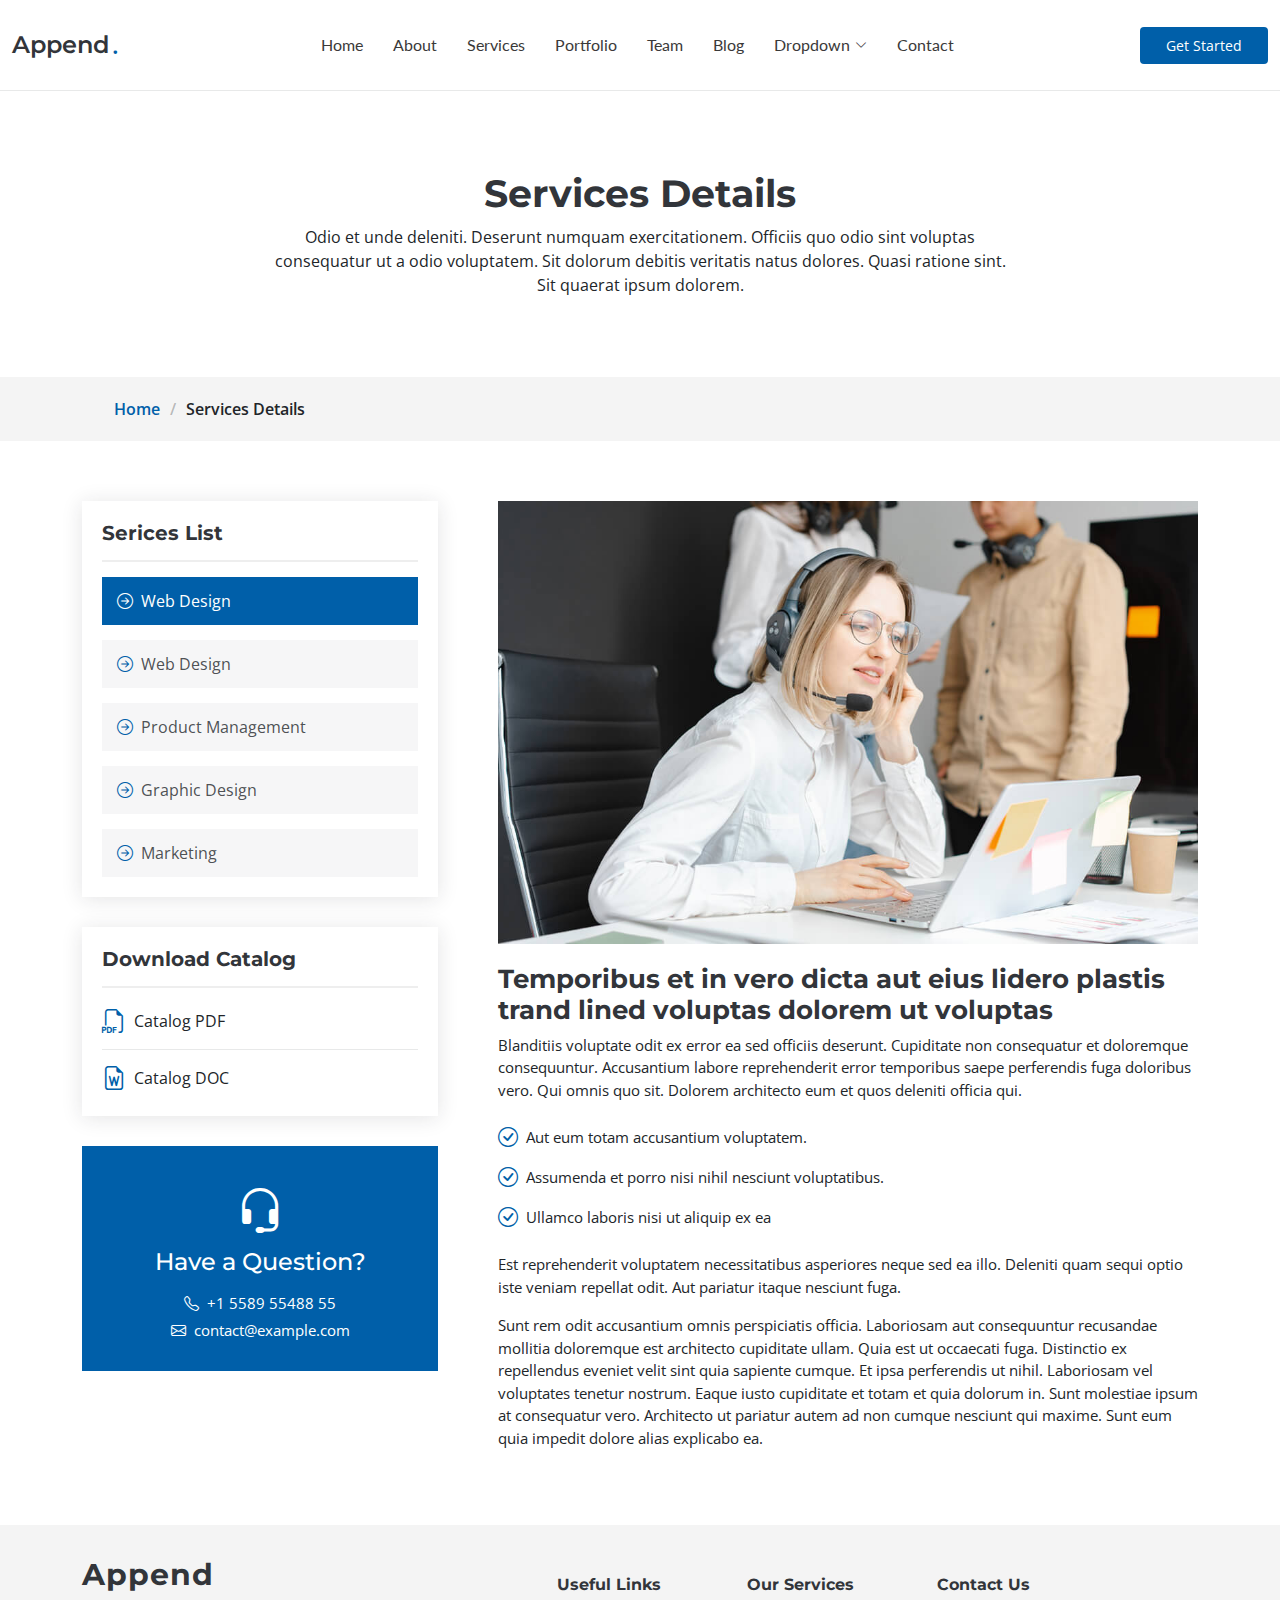
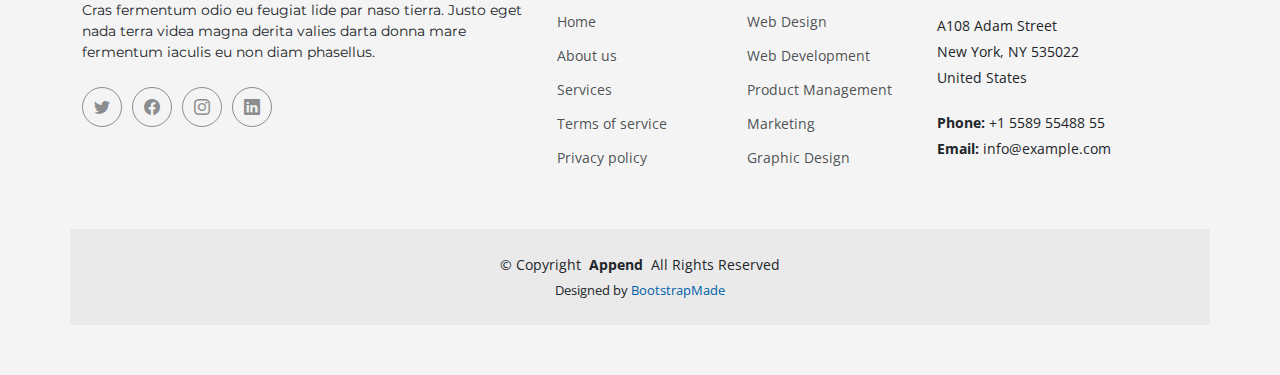
<file: services-details.html>
<!DOCTYPE html>
<html lang="en">

<head>
  <meta charset="utf-8">
  <meta content="width=device-width, initial-scale=1.0" name="viewport">

  <title>Services Details - Append Bootstrap Temlate</title>
  <meta content="" name="description">
  <meta content="" name="keywords">

  <!-- Favicons -->
  <link href="assets/img/favicon.png" rel="icon">
  <link href="assets/img/apple-touch-icon.png" rel="apple-touch-icon">

  <!-- Fonts -->
  <link href="https://fonts.googleapis.com" rel="preconnect">
  <link href="https://fonts.gstatic.com" rel="preconnect" crossorigin>
  <link href="https://fonts.googleapis.com/css2?family=Open+Sans:ital,wght@0,300;0,400;0,500;0,600;0,700;0,800;1,300;1,400;1,500;1,600;1,700;1,800&family=Montserrat:ital,wght@0,100;0,200;0,300;0,400;0,500;0,600;0,700;0,800;0,900;1,100;1,200;1,300;1,400;1,500;1,600;1,700;1,800;1,900&family=Lato:ital,wght@0,100;0,300;0,400;0,700;0,900;1,100;1,300;1,400;1,700;1,900&display=swap" rel="stylesheet">

  <!-- Vendor CSS Files -->
  <link href="assets/vendor/bootstrap/css/bootstrap.min.css" rel="stylesheet">
  <link href="assets/vendor/bootstrap-icons/bootstrap-icons.css" rel="stylesheet">
  <link href="assets/vendor/glightbox/css/glightbox.min.css" rel="stylesheet">
  <link href="assets/vendor/swiper/swiper-bundle.min.css" rel="stylesheet">
  <link href="assets/vendor/aos/aos.css" rel="stylesheet">

  <!-- Template Main CSS File -->
  <link href="assets/css/main.css" rel="stylesheet">

  <!-- =======================================================
  * Template Name: Append
  * Updated: Jul 27 2023 with Bootstrap v5.3.1
  * Template URL: https://bootstrapmade.com/append-bootstrap-website-template/
  * Author: BootstrapMade.com
  * License: https://bootstrapmade.com/license/
  ======================================================== -->
</head>

<body class="services-details-page" data-bs-spy="scroll" data-bs-target="#navmenu">

  <!-- ======= Header ======= -->
  <header id="header" class="header sticky-top d-flex align-items-center">
    <div class="container-fluid d-flex align-items-center justify-content-between">

      <a href="index.html" class="logo d-flex align-items-center me-auto me-xl-0">
        <!-- Uncomment the line below if you also wish to use an image logo -->
        <!-- <img src="assets/img/logo.png" alt=""> -->
        <h1>Append</h1>
        <span>.</span>
      </a>

      <!-- Nav Menu -->
      <nav id="navmenu" class="navmenu">
        <ul>
          <li><a href="index.html#hero">Home</a></li>
          <li><a href="index.html#about">About</a></li>
          <li><a href="index.html#services">Services</a></li>
          <li><a href="index.html#portfolio">Portfolio</a></li>
          <li><a href="index.html#team">Team</a></li>
          <li><a href="blog.html">Blog</a></li>
          <li class="dropdown has-dropdown"><a href="#"><span>Dropdown</span> <i class="bi bi-chevron-down"></i></a>
            <ul class="dd-box-shadow">
              <li><a href="#">Dropdown 1</a></li>
              <li class="dropdown has-dropdown"><a href="#"><span>Deep Dropdown</span> <i class="bi bi-chevron-down"></i></a>
                <ul class="dd-box-shadow">
                  <li><a href="#">Deep Dropdown 1</a></li>
                  <li><a href="#">Deep Dropdown 2</a></li>
                  <li><a href="#">Deep Dropdown 3</a></li>
                  <li><a href="#">Deep Dropdown 4</a></li>
                  <li><a href="#">Deep Dropdown 5</a></li>
                </ul>
              </li>
              <li><a href="#">Dropdown 2</a></li>
              <li><a href="#">Dropdown 3</a></li>
              <li><a href="#">Dropdown 4</a></li>
            </ul>
          </li>
          <li><a href="index.html#contact">Contact</a></li>
        </ul>

        <i class="mobile-nav-toggle d-xl-none bi bi-list"></i>
      </nav><!-- End Nav Menu -->

      <a class="btn-getstarted" href="index.html#about">Get Started</a>

    </div>
  </header><!-- End Header -->

  <main id="main">

    <!-- Services Details Page Title & Breadcrumbs -->
    <div data-aos="fade" class="page-title">
      <div class="heading">
        <div class="container">
          <div class="row d-flex justify-content-center text-center">
            <div class="col-lg-8">
              <h1>Services Details</h1>
              <p class="mb-0">Odio et unde deleniti. Deserunt numquam exercitationem. Officiis quo odio sint voluptas consequatur ut a odio voluptatem. Sit dolorum debitis veritatis natus dolores. Quasi ratione sint. Sit quaerat ipsum dolorem.</p>
            </div>
          </div>
        </div>
      </div>
      <nav class="breadcrumbs">
        <div class="container">
          <ol>
            <li><a href="index.html">Home</a></li>
            <li class="current">Services Details</li>
          </ol>
        </div>
      </nav>
    </div><!-- End Page Title -->

    <!-- Service-details Section - Services Details Page -->
    <section id="service-details" class="service-details">

      <div class="container">

        <div class="row gy-5">

          <div class="col-lg-4" data-aos="fade-up" data-aos-delay="100">

            <div class="service-box">
              <h4>Serices List</h4>
              <div class="services-list">
                <a href="#" class="active"><i class="bi bi-arrow-right-circle"></i><span>Web Design</span></a>
                <a href="#"><i class="bi bi-arrow-right-circle"></i><span>Web Design</span></a>
                <a href="#"><i class="bi bi-arrow-right-circle"></i><span>Product Management</span></a>
                <a href="#"><i class="bi bi-arrow-right-circle"></i><span>Graphic Design</span></a>
                <a href="#"><i class="bi bi-arrow-right-circle"></i><span>Marketing</span></a>
              </div>
            </div><!-- End Services List -->

            <div class="service-box">
              <h4>Download Catalog</h4>
              <div class="download-catalog">
                <a href="#"><i class="bi bi-filetype-pdf"></i><span>Catalog PDF</span></a>
                <a href="#"><i class="bi bi-file-earmark-word"></i><span>Catalog DOC</span></a>
              </div>
            </div><!-- End Services List -->

            <div class="help-box d-flex flex-column justify-content-center align-items-center">
              <i class="bi bi-headset help-icon"></i>
              <h4>Have a Question?</h4>
              <p class="d-flex align-items-center mt-2 mb-0"><i class="bi bi-telephone me-2"></i> <span>+1 5589 55488 55</span></p>
              <p class="d-flex align-items-center mt-1 mb-0"><i class="bi bi-envelope me-2"></i> <a href="mailto:contact@example.com">contact@example.com</a></span></p>
            </div>

          </div>

          <div class="col-lg-8 ps-lg-5" data-aos="fade-up" data-aos-delay="200">
            <img src="assets/img/services.jpg" alt="" class="img-fluid services-img">
            <h3>Temporibus et in vero dicta aut eius lidero plastis trand lined voluptas dolorem ut voluptas</h3>
            <p>
              Blanditiis voluptate odit ex error ea sed officiis deserunt. Cupiditate non consequatur et doloremque consequuntur. Accusantium labore reprehenderit error temporibus saepe perferendis fuga doloribus vero. Qui omnis quo sit. Dolorem architecto eum et quos deleniti officia qui.
            </p>
            <ul>
              <li><i class="bi bi-check-circle"></i> <span>Aut eum totam accusantium voluptatem.</span></li>
              <li><i class="bi bi-check-circle"></i> <span>Assumenda et porro nisi nihil nesciunt voluptatibus.</span></li>
              <li><i class="bi bi-check-circle"></i> <span>Ullamco laboris nisi ut aliquip ex ea</span></li>
            </ul>
            <p>
              Est reprehenderit voluptatem necessitatibus asperiores neque sed ea illo. Deleniti quam sequi optio iste veniam repellat odit. Aut pariatur itaque nesciunt fuga.
            </p>
            <p>
              Sunt rem odit accusantium omnis perspiciatis officia. Laboriosam aut consequuntur recusandae mollitia doloremque est architecto cupiditate ullam. Quia est ut occaecati fuga. Distinctio ex repellendus eveniet velit sint quia sapiente cumque. Et ipsa perferendis ut nihil. Laboriosam vel voluptates tenetur nostrum. Eaque iusto cupiditate et totam et quia dolorum in. Sunt molestiae ipsum at consequatur vero. Architecto ut pariatur autem ad non cumque nesciunt qui maxime. Sunt eum quia impedit dolore alias explicabo ea.
            </p>
          </div>

        </div>

      </div>

    </section><!-- End Service-details Section -->

  </main>

  <!-- ======= Footer ======= -->
  <footer id="footer" class="footer">

    <div class="container footer-top">
      <div class="row gy-4">
        <div class="col-lg-5 col-md-12 footer-about">
          <a href="index.html" class="logo d-flex align-items-center">
            <span>Append</span>
          </a>
          <p>Cras fermentum odio eu feugiat lide par naso tierra. Justo eget nada terra videa magna derita valies darta donna mare fermentum iaculis eu non diam phasellus.</p>
          <div class="social-links d-flex mt-4">
            <a href=""><i class="bi bi-twitter"></i></a>
            <a href=""><i class="bi bi-facebook"></i></a>
            <a href=""><i class="bi bi-instagram"></i></a>
            <a href=""><i class="bi bi-linkedin"></i></a>
          </div>
        </div>

        <div class="col-lg-2 col-6 footer-links">
          <h4>Useful Links</h4>
          <ul>
            <li><a href="#">Home</a></li>
            <li><a href="#">About us</a></li>
            <li><a href="#">Services</a></li>
            <li><a href="#">Terms of service</a></li>
            <li><a href="#">Privacy policy</a></li>
          </ul>
        </div>

        <div class="col-lg-2 col-6 footer-links">
          <h4>Our Services</h4>
          <ul>
            <li><a href="#">Web Design</a></li>
            <li><a href="#">Web Development</a></li>
            <li><a href="#">Product Management</a></li>
            <li><a href="#">Marketing</a></li>
            <li><a href="#">Graphic Design</a></li>
          </ul>
        </div>

        <div class="col-lg-3 col-md-12 footer-contact text-center text-md-start">
          <h4>Contact Us</h4>
          <p>A108 Adam Street</p>
          <p>New York, NY 535022</p>
          <p>United States</p>
          <p class="mt-4"><strong>Phone:</strong> <span>+1 5589 55488 55</span></p>
          <p><strong>Email:</strong> <span>info@example.com</span></p>
        </div>

      </div>
    </div>

    <div class="container copyright text-center mt-4">
      <p>&copy; <span>Copyright</span> <strong class="px-1">Append</strong> <span>All Rights Reserved</span></p>
      <div class="credits">
        <!-- All the links in the footer should remain intact. -->
        <!-- You can delete the links only if you've purchased the pro version. -->
        <!-- Licensing information: https://bootstrapmade.com/license/ -->
        <!-- Purchase the pro version with working PHP/AJAX contact form: [buy-url] -->
        Designed by <a href="https://bootstrapmade.com/">BootstrapMade</a>
      </div>
    </div>

  </footer><!-- End Footer -->

  <!-- Scroll Top Button -->
  <a href="#" id="scroll-top" class="scroll-top d-flex align-items-center justify-content-center"><i class="bi bi-arrow-up-short"></i></a>

  <!-- Preloader -->
  <div id="preloader">
    <div></div>
    <div></div>
    <div></div>
    <div></div>
  </div>

  <!-- Vendor JS Files -->
  <script src="assets/vendor/bootstrap/js/bootstrap.bundle.min.js"></script>
  <script src="assets/vendor/glightbox/js/glightbox.min.js"></script>
  <script src="assets/vendor/purecounter/purecounter_vanilla.js"></script>
  <script src="assets/vendor/isotope-layout/isotope.pkgd.min.js"></script>
  <script src="assets/vendor/swiper/swiper-bundle.min.js"></script>
  <script src="assets/vendor/aos/aos.js"></script>
  <script src="assets/vendor/php-email-form/validate.js"></script>

  <!-- Template Main JS File -->
  <script src="assets/js/main.js"></script>

</body>

</html>
</file>
<file: assets/css/main.css>
/**
* Template Name: Append
* Updated: Jul 27 2023 with Bootstrap v5.3.1
* Template URL: https://bootstrapmade.com/append-bootstrap-website-template/
* Author: BootstrapMade.com
* License: https://bootstrapmade.com/license/
*/

/*--------------------------------------------------------------
# Font & Color Variables
# Help: https://bootstrapmade.com/color-system/
--------------------------------------------------------------*/
/* Fonts */
:root {
  --font-default: "Open Sans", system-ui, -apple-system, "Segoe UI", Roboto, "Helvetica Neue", Arial, "Noto Sans", "Liberation Sans", sans-serif, "Apple Color Emoji", "Segoe UI Emoji", "Segoe UI Symbol", "Noto Color Emoji";
  --font-primary: "Montserrat", sans-serif;
  --font-secondary: "Lato", sans-serif;
}

/* Global Colors */
:root {
  --color-default: #212529;
  --color-default-rgb: 33, 37, 41;
  --color-background: #ffffff;
  --color-background-rgb: 255, 255, 255;
  --color-primary: #005fa9; /*#041E42;  #e84545;*/
  --color-primary-rgb: 4, 30, 66;/*232, 69, 69;*/
  --color-secondary: #32353a;
  --color-secondary-rgb: 50, 53, 58;
  --color-box-background: #ffffff;
  --color-box-background-rgb: 255, 255, 255;
  --color-inverse: #ffffff;
  --color-inverse-rgb: 255, 255, 255;
}

/* Nav Menu Colors */
:root {
  --color-nav: #3a3939;
  --color-nav-hover: #e84545;
  --color-nav-dropdown: #3a3939;
  --color-nav-dropdown-hover: #e84545;
  --color-nav-dropdown-background: #ffffff;
  --color-nav-mobile-background: #ffffff;
}

/* Smooth scroll */
:root {
  scroll-behavior: smooth;
}

/*--------------------------------------------------------------
# General
--------------------------------------------------------------*/
body {
  color: var(--color-default);
  background-color: var(--color-background);
  font-family: var(--font-default);
}

a {
  color: var(--color-primary);
  text-decoration: none;
  transition: 0.3s;
}

a:hover {
  color: rgba(var(--color-primary-rgb), 0.7);
  text-decoration: none;
}

h1,
h2,
h3,
h4,
h5,
h6 {
  font-family: var(--font-primary);
}

section {
  color: var(--color-default);
  background-color: var(--color-background);
  padding: 60px 0;
  overflow: clip;
}

/*--------------------------------------------------------------
# Section Title
--------------------------------------------------------------*/
.section-title {
  text-align: center;
  padding-bottom: 60px;
}

.section-title h2 {
  color: var(--color-secondary);
  font-size: 32px;
  font-weight: 700;
  position: relative;
}

.section-title h2:before,
.section-title h2:after {
  content: "";
  width: 50px;
  height: 2px;
  background: var(--color-primary);
  display: inline-block;
}

.section-title h2:before {
  margin: 0 15px 10px 0;
}

.section-title h2:after {
  margin: 0 0 10px 15px;
}

.section-title p {
  margin-bottom: 0;
}

/*--------------------------------------------------------------
# Page Title & Breadcrumbs
--------------------------------------------------------------*/
.page-title {
  --color-box-background: rgba(var(--color-default-rgb), .05);
  color: var(--color-default);
  background-color: var(--color-background);
}

.page-title .heading {
  padding: 80px 0;
  border-top: 1px solid rgba(var(--color-default-rgb), 0.1);
}

.page-title .heading h1 {
  font-size: 38px;
  font-weight: 700;
  color: var(--color-secondary);
}

.page-title nav {
  background-color: var(--color-box-background);
  padding: 20px 0;
}

.page-title nav ol {
  display: flex;
  flex-wrap: wrap;
  list-style: none;
  margin: 0;
  font-size: 16px;
  font-weight: 600;
}

.page-title nav ol li+li {
  padding-left: 10px;
}

.page-title nav ol li+li::before {
  content: "/";
  display: inline-block;
  padding-right: 10px;
  color: rgba(var(--color-default-rgb), 0.3);
}

/*--------------------------------------------------------------
# Global Header
--------------------------------------------------------------*/
.header {
  --color-background: #ffffff;
  --color-inverse: #ffffff;
  color: var(--color-default);
  background-color: var(--color-background);
  padding: 15px 0;
  transition: all 0.5s;
  z-index: 997;
}

.header .logo img {
  max-height: 40px;
  margin-right: 6px;
}

.header .logo h1 {
  font-size: 24px;
  margin: 0;
  font-weight: 600;
  color: var(--color-secondary);
}

.header .logo span {
  color: var(--color-primary);
  font-size: 24px;
  font-weight: 600;
  padding-left: 3px;
}

.header .btn-getstarted,
.header .btn-getstarted:focus {
  color: var(--color-inverse);
  background: var(--color-primary);
  font-size: 14px;
  padding: 8px 26px;
  margin: 0;
  border-radius: 4px;
  transition: 0.3s;
}

.header .btn-getstarted:hover,
.header .btn-getstarted:focus:hover {
  color: var(--color-inverse);
  background: rgba(var(--color-primary-rgb), 0.85);
}

@media (max-width: 1200px) {
  .header .logo {
    order: 1;
  }

  .header .btn-getstarted {
    order: 2;
    margin: 0 15px 0 0;
    padding: 6px 20px;
  }

  .header .navmenu {
    order: 3;
  }
}

/* Global Header on page scroll
------------------------------*/
.scrolled .header {
  --color-background: #ffffff;
  --color-secondary: #444444;
  --color-nav: #444444;
  --color-nav-hover: #e84545;
  box-shadow: 0 0 30px 10px rgba(0, 0, 0, 0.1);
}

/* Global Scroll Margin Top
------------------------------*/
section {
  scroll-margin-top: 90px;
}

@media (max-width: 1199px) {
  section {
    scroll-margin-top: 66px;
  }
}

/* Home Page Custom Header
------------------------------*/
.index-page .header {
  --color-background: rgba(255, 255, 255, 0);
  --color-secondary: #ffffff;
  --color-nav: rgba(255, 255, 255, 0.515);
  --color-nav-hover: #ffffff;
}

/* Home Page Custom Header on page scroll
------------------------------*/
.index-page.scrolled .header {
  --color-background: #ffffff;
  --color-secondary: #444444;
  --color-nav: #444444;
  --color-nav-hover: #d83535;
}

/*--------------------------------------------------------------
# Navigation Menu
--------------------------------------------------------------*/
/* Desktop Navigation */
@media (min-width: 1200px) {
  .navmenu {
    padding: 0;
  }

  .navmenu ul {
    margin: 0;
    padding: 0;
    display: flex;
    list-style: none;
    align-items: center;
  }

  .navmenu li {
    position: relative;
  }

  .navmenu a,
  .navmenu a:focus {
    color: var(--color-nav);
    padding: 18px 15px;
    font-size: 16px;
    font-family: var(--font-secondary);
    font-weight: 400;
    display: flex;
    align-items: center;
    justify-content: space-between;
    white-space: nowrap;
    transition: 0.3s;
  }

  .navmenu a i,
  .navmenu a:focus i {
    font-size: 12px;
    line-height: 0;
    margin-left: 5px;
    transition: 0.3s;
  }

  .navmenu li:last-child a {
    padding-right: 0;
  }

  .navmenu li:hover>a,
  .navmenu .active,
  .navmenu .active:focus {
    color: var(--color-nav-hover);
  }

  .navmenu .dropdown ul {
    margin: 0;
    padding: 10px 0;
    background: var(--color-nav-dropdown-background);
    display: block;
    position: absolute;
    visibility: hidden;
    left: 14px;
    top: 130%;
    opacity: 0;
    transition: 0.3s;
    border-radius: 4px;
    z-index: 99;
  }

  .navmenu .dropdown ul li {
    min-width: 200px;
  }

  .navmenu .dropdown ul a {
    padding: 10px 20px;
    font-size: 15px;
    text-transform: none;
    color: var(--color-nav-dropdown);
  }

  .navmenu .dropdown ul a i {
    font-size: 12px;
  }

  .navmenu .dropdown ul a:hover,
  .navmenu .dropdown ul .active:hover,
  .navmenu .dropdown ul li:hover>a {
    color: var(--color-nav-dropdown-hover);
  }

  .navmenu .dropdown:hover>ul {
    opacity: 1;
    top: 100%;
    visibility: visible;
  }

  .navmenu .dropdown .dropdown ul {
    top: 0;
    left: -90%;
    visibility: hidden;
  }

  .navmenu .dropdown .dropdown:hover>ul {
    opacity: 1;
    top: 0;
    left: -100%;
    visibility: visible;
  }

  .navmenu .megamenu {
    position: static;
  }

  .navmenu .megamenu ul {
    margin: 0;
    padding: 10px;
    background: var(--color-nav-dropdown-background);
    box-shadow: 0px 0px 20px rgba(var(--color-default-rgb), 0.1);
    display: block;
    position: absolute;
    top: 130%;
    left: 0;
    right: 0;
    visibility: hidden;
    opacity: 0;
    display: flex;
    transition: 0.3s;
    border-radius: 4px;
    z-index: 99;
  }

  .navmenu .megamenu ul li {
    flex: 1;
  }

  .navmenu .megamenu ul li a,
  .navmenu .megamenu ul li:hover>a {
    padding: 10px 20px;
    font-size: 15px;
    color: var(--color-nav-dropdown);
  }

  .navmenu .megamenu ul li a:hover,
  .navmenu .megamenu ul li .active,
  .navmenu .megamenu ul li .active:hover {
    color: var(--color-nav-dropdown-hover);
  }

  .navmenu .megamenu:hover>ul {
    opacity: 1;
    top: 100%;
    visibility: visible;
  }

  .navmenu .dd-box-shadow {
    box-shadow: 0px 0px 30px rgba(var(--color-default-rgb), 0.15);
  }
}

/* Mobile Navigation */
@media (max-width: 1199px) {
  .mobile-nav-toggle {
    color: var(--color-nav);
    font-size: 28px;
    line-height: 0;
    margin-right: 10px;
    cursor: pointer;
    transition: color 0.3s;
  }

  .navmenu {
    padding: 0;
    z-index: 9997;
  }

  .navmenu ul {
    display: none;
    position: absolute;
    inset: 60px 20px 20px 20px;
    padding: 10px 0;
    margin: 0;
    border-radius: 6px;
    background-color: var(--color-nav-mobile-background);
    overflow-y: auto;
    transition: 0.3s;
    z-index: 9998;
    box-shadow: 0px 0px 30px rgba(var(--color-default-rgb), 0.1);
  }

  .navmenu a,
  .navmenu a:focus {
    color: var(--color-nav-dropdown);
    padding: 10px 20px;
    font-family: var(--font-secondary);
    font-size: 17px;
    font-weight: 500;
    display: flex;
    align-items: center;
    justify-content: space-between;
    white-space: nowrap;
    transition: 0.3s;
  }

  .navmenu a i,
  .navmenu a:focus i {
    font-size: 12px;
    line-height: 0;
    margin-left: 5px;
    width: 30px;
    height: 30px;
    display: flex;
    align-items: center;
    justify-content: center;
    border-radius: 50%;
    transition: 0.3s;
    background-color: rgba(var(--color-primary-rgb), 0.1);
  }

  .navmenu a i:hover,
  .navmenu a:focus i:hover {
    background-color: var(--color-primary);
    color: var(--color-inverse);
  }

  .navmenu a:hover,
  .navmenu .active,
  .navmenu .active:focus {
    color: var(--color-nav-dropdown-hover);
  }

  .navmenu .active i,
  .navmenu .active:focus i {
    background-color: var(--color-primary);
    color: var(--color-inverse);
    transform: rotate(180deg);
  }

  .navmenu .dropdown ul,
  .navmenu .megamenu ul {
    position: static;
    display: none;
    z-index: 99;
    padding: 10px 0;
    margin: 10px 20px;
    background-color: var(--color-nav-dropdown-background);
    transition: all 0.5s ease-in-out;
  }

  .navmenu .dropdown ul ul,
  .navmenu .megamenu ul ul {
    background-color: rgba(33, 37, 41, 0.1);
  }

  .navmenu .dropdown>.dropdown-active,
  .navmenu .megamenu>.dropdown-active {
    display: block;
    background-color: rgba(33, 37, 41, 0.03);
  }

  .mobile-nav-active {
    overflow: hidden;
  }

  .mobile-nav-active .mobile-nav-toggle {
    color: #fff;
    position: absolute;
    font-size: 32px;
    top: 15px;
    right: 15px;
    margin-right: 0;
    z-index: 9999;
  }

  .mobile-nav-active .navmenu {
    position: fixed;
    overflow: hidden;
    inset: 0;
    background: rgba(33, 37, 41, 0.8);
    transition: 0.3s;
  }

  .mobile-nav-active .navmenu>ul {
    display: block;
  }
}

/*--------------------------------------------------------------
# Scroll Top Button
--------------------------------------------------------------*/
.scroll-top {
  position: fixed;
  visibility: hidden;
  opacity: 0;
  right: 15px;
  bottom: 15px;
  z-index: 99999;
  background-color: var(--color-primary);
  width: 40px;
  height: 40px;
  border-radius: 4px;
  transition: all 0.4s;
}

.scroll-top i {
  font-size: 24px;
  color: #ffffff;
  line-height: 0;
}

.scroll-top:hover {
  background-color: rgba(var(--color-primary-rgb), 0.8);
  color: #ffffff;
}

.scroll-top.active {
  visibility: visible;
  opacity: 1;
}

/*--------------------------------------------------------------
# Preloader
--------------------------------------------------------------*/
#preloader {
  position: fixed;
  inset: 0;
  z-index: 9999;
  overflow: hidden;
  background-color: var(--color-background);
  transition: all 0.6s ease-out;
  width: 100%;
  height: 100vh;
  display: flex;
  align-items: center;
  justify-content: center;
}

#preloader div {
  width: 13px;
  height: 13px;
  background-color: var(--color-primary);
  border-radius: 50%;
  animation-timing-function: cubic-bezier(0, 1, 1, 0);
  position: absolute;
  left: 50%;
}

#preloader div:nth-child(1) {
  left: calc(50% + 8px);
  animation: animate-preloader-1 0.6s infinite;
}

#preloader div:nth-child(2) {
  left: calc(50% + 8px);
  animation: animate-preloader-2 0.6s infinite;
}

#preloader div:nth-child(3) {
  left: calc(50% + 32px);
  animation: animate-preloader-2 0.6s infinite;
}

#preloader div:nth-child(4) {
  left: calc(50% + 56px);
  animation: animate-preloader-3 0.6s infinite;
}

@keyframes animate-preloader-1 {
  0% {
    transform: scale(0);
  }

  100% {
    transform: scale(1);
  }
}

@keyframes animate-preloader-3 {
  0% {
    transform: scale(1);
  }

  100% {
    transform: scale(0);
  }
}

@keyframes animate-preloader-2 {
  0% {
    transform: translate(0, 0);
  }

  100% {
    transform: translate(24px, 0);
  }
}

/*--------------------------------------------------------------
# Disable aos animation delay on mobile devices
--------------------------------------------------------------*/
@media screen and (max-width: 768px) {
  [data-aos-delay] {
    transition-delay: 0 !important;
  }
}

/*--------------------------------------------------------------
# Footer
--------------------------------------------------------------*/
.footer {
  --color-background: #f4f4f4;
  --color-box-background: #eaeaea;
  color: var(--color-default);
  background-color: var(--color-background);
  font-size: 14px;
  padding-bottom: 50px;
}

.footer .footer-top {
  padding-top: 50px;
}

.footer .footer-about .logo {
  line-height: 0;
  margin-bottom: 25px;
}

.footer .footer-about .logo img {
  max-height: 40px;
  margin-right: 6px;
}

.footer .footer-about .logo span {
  color: var(--color-secondary);
  font-size: 30px;
  font-weight: 700;
  letter-spacing: 1px;
  font-family: var(--font-primary);
}

.footer .footer-about p {
  font-size: 14px;
  font-family: var(--font-primary);
}

.footer .social-links a {
  display: flex;
  align-items: center;
  justify-content: center;
  width: 40px;
  height: 40px;
  border-radius: 50%;
  border: 1px solid rgba(var(--color-default-rgb), 0.5);
  font-size: 16px;
  color: rgba(var(--color-default-rgb), 0.5);
  margin-right: 10px;
  transition: 0.3s;
}

.footer .social-links a:hover {
  color: var(--color-primary);
  border-color: var(--color-primary);
}

.footer h4 {
  color: var(--color-secondary);
  font-size: 16px;
  font-weight: bold;
  position: relative;
  padding-bottom: 12px;
}

.footer .footer-links {
  margin-bottom: 30px;
}

.footer .footer-links ul {
  list-style: none;
  padding: 0;
  margin: 0;
}

.footer .footer-links ul i {
  padding-right: 2px;
  font-size: 12px;
  line-height: 0;
}

.footer .footer-links ul li {
  padding: 10px 0;
  display: flex;
  align-items: center;
}

.footer .footer-links ul li:first-child {
  padding-top: 0;
}

.footer .footer-links ul a {
  color: rgba(var(--color-default-rgb), 0.8);
  display: inline-block;
  line-height: 1;
}

.footer .footer-links ul a:hover {
  color: var(--color-primary);
}

.footer .footer-contact p {
  margin-bottom: 5px;
}

.footer .copyright {
  padding-top: 25px;
  padding-bottom: 25px;
  background-color: var(--color-box-background);
}

.footer .copyright p {
  margin-bottom: 0;
}

.footer .credits {
  margin-top: 6px;
  font-size: 13px;
}

/*--------------------------------------------------------------
# Home Page
--------------------------------------------------------------*/
/* Hero Section - Home Page
------------------------------*/
.hero {
  --color-default: #ffffff;
  --color-default-rgb: 255, 255, 255;
  --color-background: #000000;
  --color-background-rgb: 0, 0, 0;
  width: 100%;
  min-height: 100vh;
  position: relative;
  padding: 160px 0 80px 0;
  display: flex;
  align-items: center;
  justify-content: center;
}

.hero img {
  position: absolute;
  inset: 0;
  display: block;
  width: 100%;
  height: 100%;
  -o-object-fit: cover;
  object-fit: cover;
  z-index: 1;
}

.hero:before {
  content: "";
  background: rgba(var(--color-background-rgb), 0.5);
  position: absolute;
  inset: 0;
  z-index: 2;
}

.hero .container {
  position: relative;
  z-index: 3;
}

.hero h2 {
  margin: 0;
  font-size: 44px;
  font-weight: 700;
}

.hero p {
  color: rgba(var(--color-default-rgb), 0.8);
  margin: 5px 0 0 0;
  font-size: 20px;
}

.hero .sign-up-form {
  margin-top: 20px;
  padding: 10px;
  border-radius: 7px;
  background: var(--color-box-background);
  box-shadow: 0 15px 30px 0 rgba(0, 0, 0, 0.1);
}

.hero .sign-up-form .form-control {
  border: none;
}

.hero .sign-up-form .form-control:active,
.hero .sign-up-form .form-control:focus {
  outline: none;
  box-shadow: none;
}

.hero .sign-up-form input[type=submit] {
  box-shadow: 0 15px 30px 0 rgba(0, 0, 0, 0.2);
  background-color: var(--color-primary);
  border-color: var(--color-primary);
  padding: 8px 20px 10px 20px;
  border-radius: 7px;
  color: var(--color-inverse);
}

.hero .sign-up-form input[type=submit]:hover {
  background-color: rgba(var(--color-primary-rgb), 0.9);
}

@media (max-width: 768px) {
  .hero h2 {
    font-size: 32px;
  }

  .hero p {
    font-size: 18px;
  }
}

/* Clients Section - Home Page
------------------------------*/
.clients {
  padding: 10px 0;
}

.clients .client-logo {
  display: flex;
  justify-content: center;
  align-items: center;
  overflow: hidden;
}

.clients .client-logo img {
  padding: 40px;
  max-width: 80%;
  transition: 0.3s;
  opacity: 0.5;
  filter: grayscale(100);
}

.clients .client-logo img:hover {
  filter: none;
  opacity: 1;
}

@media (max-width: 640px) {
  .clients .client-logo img {
    padding: 20px;
  }
}

/* About Section - Home Page
------------------------------*/
.about {
  --color-background: #f4f4f4;
}

.about .content h3 {
  font-size: 16px;
  font-weight: 500;
  line-height: 19px;
  padding: 10px 20px;
  background: rgba(var(--color-primary-rgb), 0.05);
  color: var(--color-primary);
  border-radius: 7px;
  display: inline-block;
}

.about .content h2 {
  color: var(--color-secondary);
  font-weight: 700;
}

.about .content p:last-child {
  margin-bottom: 0;
}

.about .content .read-more {
  background: var(--color-primary);
  color: var(--color-inverse);
  font-family: var(--font-primary);
  font-weight: 500;
  font-size: 16px;
  letter-spacing: 1px;
  padding: 12px 24px;
  border-radius: 5px;
  transition: 0.3s;
  display: inline-flex;
  align-items: center;
  justify-content: center;
}

.about .content .read-more i {
  font-size: 18px;
  margin-left: 5px;
  line-height: 0;
  transition: 0.3s;
}

.about .content .read-more:hover {
  background: rgba(var(--color-primary-rgb), 0.8);
  padding-right: 19px;
}

.about .content .read-more:hover i {
  margin-left: 10px;
}

.about .icon-box {
  padding: 50px 40px;
  box-shadow: 0px 10px 50px rgba(0, 0, 0, 0.1);
  border-radius: 10px;
  transition: all 0.3s ease-out 0s;
  background-color: var(--color-box-background);
}

.about .icon-box i {
  width: 80px;
  height: 80px;
  border-radius: 50%;
  display: inline-flex;
  align-items: center;
  justify-content: center;
  margin-bottom: 24px;
  font-size: 32px;
  line-height: 0;
  transition: all 0.4s ease-out 0s;
  background-color: rgba(var(--color-primary-rgb), 0.05);
  color: var(--color-primary);
}

.about .icon-box h3 {
  color: var(--color-secondary);
  margin-bottom: 10px;
  font-size: 24px;
  font-weight: 700;
}

.about .icon-box p {
  margin-bottom: 0;
}

.about .icon-box:hover i {
  background-color: var(--color-primary);
  color: var(--color-inverse);
}

.about .icon-boxes .col-md-6:nth-child(2) .icon-box,
.about .icon-boxes .col-md-6:nth-child(4) .icon-box {
  margin-top: -40px;
}

@media (max-width: 768px) {

  .about .icon-boxes .col-md-6:nth-child(2) .icon-box,
  .about .icon-boxes .col-md-6:nth-child(4) .icon-box {
    margin-top: 0;
  }
}

/* Stats Section - Home Page
------------------------------*/
.stats {
  --color-default: #ffffff;
  --color-default-rgb: 255, 255, 255;
  --color-background: #000000;
  --color-background-rgb: 0, 0, 0;
  position: relative;
  padding: 120px 0;
}

.stats img {
  position: absolute;
  inset: 0;
  display: block;
  width: 100%;
  height: 100%;
  -o-object-fit: cover;
  object-fit: cover;
  z-index: 1;
}

.stats:before {
  content: "";
  background: rgba(var(--color-background-rgb), 0.6);
  position: absolute;
  inset: 0;
  z-index: 2;
}

.stats .container {
  position: relative;
  z-index: 3;
}

.stats .stats-item {
  padding: 30px;
  width: 100%;
}

.stats .stats-item span {
  font-size: 48px;
  display: block;
  color: var(--color-default);
  font-weight: 700;
}

.stats .stats-item p {
  padding: 0;
  margin: 0;
  font-family: var(--font-primary);
  font-size: 16px;
  font-weight: 700;
  color: rgba(var(--color-default-rgb), 0.6);
}

/* Services Section - Home Page
------------------------------*/
.services .service-item {
  position: relative;
  padding-top: 40px;
}

.services .service-item:before {
  content: "";
  position: absolute;
  top: 0;
  left: 0;
  right: 0;
  height: 2px;
  background: rgba(var(--color-default-rgb), 0.1);
}

.services .service-item::after {
  content: "";
  position: absolute;
  top: 0;
  left: 0;
  width: 30px;
  height: 2px;
  background: var(--color-primary);
  border-right: 5px solid var(--color-background);
}

.services .service-item .icon {
  width: 48px;
  height: 48px;
  position: relative;
  margin-right: 50px;
  line-height: 0;
}

.services .service-item .icon i {
  color: rgba(var(--color-default-rgb), 0.7);
  font-size: 56px;
  transition: ease-in-out 0.3s;
  z-index: 2;
  position: relative;
}

.services .service-item .icon:before {
  position: absolute;
  content: "";
  height: 30px;
  width: 30px;
  background: rgba(var(--color-primary-rgb), 0.3);
  border-radius: 50px;
  z-index: 1;
  bottom: -15px;
  right: -15px;
  transition: 0.3s;
}

.services .service-item .title {
  font-weight: 700;
  margin-bottom: 15px;
  font-size: 18px;
}

.services .service-item .title a {
  color: var(--color-secondary);
}

.services .service-item .title a:hover {
  color: var(--color-primary);
}

.services .service-item .description {
  line-height: 24px;
  font-size: 14px;
}

/* Features Section - Home Page
------------------------------*/
.features .features-item {
  color: rgba(var(--color-default-rgb), 0.8);
}

.features .features-item+.features-item {
  margin-top: 100px;
}

@media (max-width: 768px) {
  .features .features-item+.features-item {
    margin-top: 40px;
  }
}

.features .features-item h3 {
  color: var(--color-secondary);
  font-weight: 700;
  font-size: 26px;
}

.features .features-item .btn-get-started {
  background-color: var(--color-primary);
  color: var(--color-inverse);
  padding: 8px 30px 10px 30px;
  border-radius: 4px;
}

.features .features-item .btn-get-started:hover {
  background-color: rgba(var(--color-primary-rgb), 0.9);
}

.features .features-item ul {
  list-style: none;
  padding: 0;
}

.features .features-item ul li {
  padding-bottom: 10px;
  display: flex;
  align-items: flex-start;
}

.features .features-item ul li:last-child {
  padding-bottom: 0;
}

.features .features-item ul i {
  font-size: 20px;
  padding-right: 4px;
  color: var(--color-primary);
}

.features .features-item img {
  border: 6px solid var(--color-box-background);
  box-shadow: 0 15px 30px -10px rgba(0, 0, 0, 0.1);
}

.features .features-item .features-img-bg {
  position: relative;
  min-height: 500px;
}

@media (max-width: 640px) {
  .features .features-item .features-img-bg {
    min-height: 300px;
  }
}

.features .features-item .features-img-bg img {
  position: absolute;
  inset: 0;
  display: block;
  width: 100%;
  height: 100%;
  -o-object-fit: cover;
  object-fit: cover;
}

.features .features-item .image-stack {
  display: grid;
  position: relative;
  grid-template-columns: repeat(12, 1fr);
}

.features .features-item .image-stack .stack-back {
  grid-column: 4/-1;
  grid-row: 1;
  width: 100%;
  z-index: 1;
}

.features .features-item .image-stack .stack-front {
  grid-row: 1;
  grid-column: 1/span 8;
  margin-top: 20%;
  width: 100%;
  z-index: 2;
}

/* Portfolio Section - Home Page
------------------------------*/
.portfolio .portfolio-filters {
  padding: 0;
  margin: 0 auto 20px auto;
  list-style: none;
  text-align: center;
}

.portfolio .portfolio-filters li {
  cursor: pointer;
  display: inline-block;
  padding: 8px 20px 10px 20px;
  margin: 0;
  font-size: 15px;
  font-weight: 500;
  line-height: 1;
  margin-bottom: 5px;
  border-radius: 50px;
  transition: all 0.3s ease-in-out;
  font-family: var(--font-secondary);
}

.portfolio .portfolio-filters li:hover,
.portfolio .portfolio-filters li.filter-active {
  color: var(--color-inverse);
  background-color: var(--color-primary);
}

.portfolio .portfolio-filters li:first-child {
  margin-left: 0;
}

.portfolio .portfolio-filters li:last-child {
  margin-right: 0;
}

@media (max-width: 575px) {
  .portfolio .portfolio-filters li {
    font-size: 14px;
    margin: 0 0 10px 0;
  }
}

.portfolio .portfolio-item {
  position: relative;
  overflow: hidden;
}

.portfolio .portfolio-item .portfolio-info {
  opacity: 0;
  position: absolute;
  left: 12px;
  right: 12px;
  bottom: -100%;
  z-index: 3;
  transition: all ease-in-out 0.5s;
  background: rgba(var(--color-box-background-rgb), 0.9);
  padding: 15px;
}

.portfolio .portfolio-item .portfolio-info h4 {
  color: var(--color-secondary);
  font-size: 18px;
  font-weight: 600;
  padding-right: 50px;
}

.portfolio .portfolio-item .portfolio-info p {
  color: rgba(var(--color-default-rgb), 0.7);
  font-size: 14px;
  margin-bottom: 0;
  padding-right: 50px;
}

.portfolio .portfolio-item .portfolio-info .preview-link,
.portfolio .portfolio-item .portfolio-info .details-link {
  position: absolute;
  right: 50px;
  font-size: 24px;
  top: calc(50% - 14px);
  color: rgba(var(--color-default-rgb), 0.7);
  transition: 0.3s;
  line-height: 0;
}

.portfolio .portfolio-item .portfolio-info .preview-link:hover,
.portfolio .portfolio-item .portfolio-info .details-link:hover {
  color: var(--color-primary);
}

.portfolio .portfolio-item .portfolio-info .details-link {
  right: 14px;
  font-size: 28px;
}

.portfolio .portfolio-item:hover .portfolio-info {
  opacity: 1;
  bottom: 0;
}

/* Pricing Section - Home Page
------------------------------*/
.pricing {
  padding: 60px 0 120px 0;
}

.pricing .section-title {
  margin-bottom: 40px;
}

.pricing .pricing-item {
  background: var(--color-box-background);
  box-shadow: 0 3px 20px -2px rgba(var(--color-default-rgb), 0.1);
  padding: 60px 40px;
  height: 100%;
  position: relative;
  border-radius: 15px;
}

.pricing h3 {
  color: var(--color-secondary);
  font-weight: 600;
  margin-bottom: 15px;
  font-size: 20px;
  text-align: center;
}

.pricing .icon {
  margin: 30px auto 20px auto;
  width: 70px;
  height: 70px;
  background: var(--color-primary);
  border-radius: 50%;
  display: flex;
  align-items: center;
  justify-content: center;
  transition: 0.3s;
  transform-style: preserve-3d;
}

.pricing .icon i {
  color: var(--color-background);
  font-size: 28px;
  transition: ease-in-out 0.3s;
  line-height: 0;
}

.pricing .icon::before {
  position: absolute;
  content: "";
  height: 86px;
  width: 86px;
  border-radius: 50%;
  background: rgba(var(--color-primary-rgb), 0.2);
  transition: all 0.3s ease-out 0s;
  transform: translateZ(-1px);
}

.pricing .icon::after {
  position: absolute;
  content: "";
  height: 102px;
  width: 102px;
  border-radius: 50%;
  background: rgba(var(--color-primary-rgb), 0.1);
  transition: all 0.3s ease-out 0s;
  transform: translateZ(-2px);
}

.pricing h4 {
  font-size: 48px;
  color: var(--color-primary);
  font-weight: 700;
  font-family: var(--font-primary);
  margin-bottom: 25px;
  text-align: center;
}

.pricing h4 sup {
  font-size: 28px;
}

.pricing h4 span {
  color: rgba(var(--color-default-rgb), 0.5);
  font-size: 18px;
  font-weight: 400;
}

.pricing ul {
  padding: 20px 0;
  list-style: none;
  color: rgba(var(--color-default-rgb), 0.8);
  text-align: left;
  line-height: 20px;
}

.pricing ul li {
  padding: 10px 0;
  display: flex;
  align-items: center;
}

.pricing ul i {
  color: #059652;
  font-size: 24px;
  padding-right: 3px;
}

.pricing ul .na {
  color: rgba(var(--color-default-rgb), 0.3);
}

.pricing ul .na i {
  color: rgba(var(--color-default-rgb), 0.3);
}

.pricing ul .na span {
  text-decoration: line-through;
}

.pricing .buy-btn {
  color: rgba(var(--color-default-rgb), 0.8);
  background-color: var(--color-inverse);
  display: inline-block;
  padding: 10px 40px;
  border-radius: 4px;
  border: 1px solid rgba(var(--color-default-rgb), 0.2);
  transition: none;
  font-size: 16px;
  font-weight: 600;
  font-family: var(--font-primary);
  transition: 0.3s;
}

.pricing .buy-btn:hover {
  background-color: var(--color-primary);
  color: var(--color-inverse);
}

.pricing .featured {
  z-index: 10;
  border: 3px solid var(--color-primary);
}

.pricing .featured .buy-btn {
  background-color: var(--color-primary);
  color: var(--color-inverse);
}

.pricing .featured .buy-btn:hover {
  background-color: rgba(var(--color-primary-rgb), 0.9);
}

@media (min-width: 992px) {
  .pricing .featured {
    transform: scale(1.15);
  }
}

/* Faq Section - Home Page
------------------------------*/
.faq .content h3 {
  color: var(--color-secondary);
  font-weight: 400;
  font-size: 34px;
}

.faq .content p {
  font-size: 15px;
  color: rgba(var(--color-default-rgb), 0.7);
}

.faq .faq-container .faq-item {
  position: relative;
  padding: 20px;
  margin-bottom: 20px;
  box-shadow: 0px 5px 25px 0px rgba(var(--color-default-rgb), 0.1);
  overflow: hidden;
}

.faq .faq-container .faq-item:last-child {
  margin-bottom: 0;
}

.faq .faq-container .faq-item h3 {
  color: var(--color-secondary);
  font-weight: 600;
  font-size: 18px;
  line-height: 24px;
  margin: 0 30px 0 0;
  transition: 0.3s;
  cursor: pointer;
  display: flex;
  align-items: flex-start;
}

.faq .faq-container .faq-item h3 .num {
  color: var(--color-primary);
  padding-right: 5px;
}

.faq .faq-container .faq-item h3:hover {
  color: var(--color-primary);
}

.faq .faq-container .faq-item .faq-content {
  display: grid;
  grid-template-rows: 0fr;
  transition: 0.3s ease-in-out;
  visibility: hidden;
  opacity: 0;
}

.faq .faq-container .faq-item .faq-content p {
  margin-bottom: 0;
  overflow: hidden;
}

.faq .faq-container .faq-item .faq-toggle {
  position: absolute;
  top: 20px;
  right: 20px;
  font-size: 16px;
  line-height: 0;
  transition: 0.3s;
  cursor: pointer;
}

.faq .faq-container .faq-item .faq-toggle:hover {
  color: var(--color-primary);
}

.faq .faq-container .faq-active h3 {
  color: var(--color-primary);
}

.faq .faq-container .faq-active .faq-content {
  grid-template-rows: 1fr;
  visibility: visible;
  opacity: 1;
  padding-top: 10px;
}

.faq .faq-container .faq-active .faq-toggle {
  transform: rotate(90deg);
  color: var(--color-primary);
}

/* Team Section - Home Page
------------------------------*/
.team {
  --color-background: #f4f4f4;
  --color-box-background-rgb: 0, 0, 0;
}

.team .member {
  position: relative;
}

.team .member .member-img {
  margin: 0 80px;
  border-radius: 50%;
  overflow: hidden;
  position: relative;
  border: 4px solid var(--color-box-background);
  box-shadow: 0 15px 35px -10px rgba(0, 0, 0, 0.2);
}

@media (max-width: 1024px) {
  .team .member .member-img {
    margin: 0 60px;
  }
}

.team .member .member-img img {
  position: relative;
  z-index: 1;
}

.team .member .member-img .social {
  position: absolute;
  inset: 0;
  background-color: rgba(var(--color-box-background-rgb), 0.6);
  display: flex;
  justify-content: center;
  align-items: center;
  z-index: 2;
  padding-bottom: 20px;
  transition: 0.3s;
  visibility: hidden;
  opacity: 0;
}

.team .member .member-img .social a {
  transition: 0.3s;
  color: var(--color-inverse);
  font-size: 20px;
  margin: 0 8px;
}

.team .member .member-img .social a:hover {
  color: var(--color-primary);
}

.team .member .member-info {
  margin-top: 30px;
}

.team .member .member-info h4 {
  color: var(--color-secondary);
  font-weight: 700;
  margin-bottom: 6px;
  font-size: 18px;
}

.team .member .member-info span {
  font-style: italic;
  display: block;
  font-size: 15px;
  color: rgba(var(--color-default-rgb), 0.6);
  margin-bottom: 10px;
}

.team .member .member-info p {
  margin-bottom: 0;
  font-size: 14px;
}

.team .member:hover .member-img .social {
  padding-bottom: 0;
  visibility: visible;
  opacity: 1;
}

/* Call-to-action Section - Home Page
------------------------------*/
.call-to-action {
  --color-default: #ffffff;
  --color-background: #000000;
  --color-background-rgb: 0, 0, 0;
  padding: 80px 0;
  position: relative;
  -webkit-clip-path: inset(0);
  clip-path: inset(0);
}

.call-to-action img {
  position: fixed;
  top: 0;
  left: 0;
  display: block;
  width: 100%;
  height: 100%;
  -o-object-fit: cover;
  object-fit: cover;
  z-index: 1;
}

.call-to-action:before {
  content: "";
  background: rgba(var(--color-background-rgb), 0.5);
  position: absolute;
  inset: 0;
  z-index: 2;
}

.call-to-action .container {
  position: relative;
  z-index: 3;
}

.call-to-action h3 {
  font-size: 28px;
  font-weight: 700;
  color: var(--color-default);
}

.call-to-action p {
  color: var(--color-default);
}

.call-to-action .cta-btn {
  font-family: var(--font-primary);
  font-weight: 500;
  font-size: 16px;
  letter-spacing: 1px;
  display: inline-block;
  padding: 12px 40px;
  border-radius: 5px;
  transition: 0.5s;
  margin: 10px;
  border: 2px solid var(--color-inverse);
  color: var(--color-inverse);
}

.call-to-action .cta-btn:hover {
  background: var(--color-primary);
  border: 2px solid var(--color-primary);
}

/* Testimonials Section - Home Page
------------------------------*/
.testimonials {
  --color-background: #f4f4f4;
}

.testimonials .info h3 {
  color: var(--color-secondary);
  font-weight: 700;
  font-size: 32px;
}

.testimonials .swiper {
  box-shadow: 0 15px 30px 0 rgba(0, 0, 0, 0.05);
  background: var(--color-box-background);
}

.testimonials .testimonials-carousel,
.testimonials .testimonials-slider {
  overflow: hidden;
}

.testimonials .testimonial-item {
  box-sizing: content-box;
  min-height: 200px;
  position: relative;
  margin: 30px;
}

.testimonials .testimonial-item .testimonial-img {
  width: 90px;
  height: 90px;
  border-radius: 50px;
  border: 6px solid var(--color-background);
  margin-right: 10px;
}

.testimonials .testimonial-item h3 {
  color: var(--color-secondary);
  font-size: 18px;
  font-weight: bold;
  margin: 10px 0 5px 0;
}

.testimonials .testimonial-item h4 {
  color: rgba(var(--color-default-rgb), 0.5);
  font-size: 14px;
  margin: 0;
}

.testimonials .testimonial-item .stars {
  margin: 10px 0;
}

.testimonials .testimonial-item .stars i {
  color: #ffc107;
  margin: 0 1px;
}

.testimonials .testimonial-item .quote-icon-left,
.testimonials .testimonial-item .quote-icon-right {
  color: rgba(var(--color-primary-rgb), 0.4);
  font-size: 26px;
  line-height: 0;
}

.testimonials .testimonial-item .quote-icon-left {
  display: inline-block;
  left: -5px;
  position: relative;
}

.testimonials .testimonial-item .quote-icon-right {
  display: inline-block;
  right: -5px;
  position: relative;
  top: 10px;
  transform: scale(-1, -1);
}

.testimonials .testimonial-item p {
  font-style: italic;
  margin: 15px auto 15px auto;
}

.testimonials .swiper-wrapper {
  height: auto;
}

.testimonials .swiper-pagination {
  margin-top: 20px;
  margin-bottom: 20px;
  position: relative;
}

.testimonials .swiper-pagination .swiper-pagination-bullet {
  width: 10px;
  height: 10px;
  background-color: rgba(var(--color-default-rgb), 0.15);
  opacity: 1;
  border: none;
}

.testimonials .swiper-pagination .swiper-pagination-bullet-active {
  background-color: var(--color-primary);
}

@media (max-width: 767px) {

  .testimonials .testimonials-carousel,
  .testimonials .testimonials-slider {
    overflow: hidden;
  }

  .testimonials .testimonial-item {
    margin: 15px;
  }
}

/* Recent-posts Section - Home Page
------------------------------*/
.recent-posts article {
  background-color: var(--color-box-background);
  box-shadow: 0 4px 16px rgba(var(--color-default-rgb), 0.1);
  padding: 30px;
  height: 100%;
  border-radius: 10px;
  overflow: hidden;
}

.recent-posts .post-img {
  max-height: 240px;
  margin: -30px -30px 15px -30px;
  overflow: hidden;
}

.recent-posts .post-category {
  font-size: 16px;
  color: rgba(var(--color-default-rgb), 0.5);
  margin-bottom: 10px;
}

.recent-posts .title {
  font-size: 20px;
  font-weight: 600;
  padding: 0;
  margin: 0 0 20px 0;
}

.recent-posts .title a {
  color: var(--color-secondary);
  transition: 0.3s;
}

.recent-posts .title a:hover {
  color: var(--color-primary);
}

.recent-posts .post-author-img {
  width: 50px;
  border-radius: 50%;
  margin-right: 15px;
}

.recent-posts .post-author {
  font-weight: 600;
  margin-bottom: 5px;
}

.recent-posts .post-date {
  font-size: 14px;
  color: rgba(var(--color-default-rgb), 0.5);
  margin-bottom: 0;
}

/* Contact Section - Home Page
------------------------------*/
.contact {
  --color-box-background: #f7f7f7;
}

.contact .info-item {
  background: var(--color-box-background);
  padding: 30px;
}

.contact .info-item i {
  font-size: 38px;
  line-height: 0;
  color: var(--color-primary);
}

.contact .info-item h3 {
  color: var(--color-secondary);
  font-size: 20px;
  font-weight: 700;
  margin: 20px 0 10px 0;
}

.contact .info-item p {
  padding: 0;
  line-height: 24px;
  font-size: 14px;
  margin-bottom: 0;
}

.contact .php-email-form {
  background: var(--color-box-background);
  padding: 30px;
  height: 100%;
}

.contact .php-email-form .error-message {
  display: none;
  background: #df1529;
  color: #ffffff;
  text-align: left;
  padding: 15px;
  margin-bottom: 24px;
  font-weight: 600;
}

.contact .php-email-form .sent-message {
  display: none;
  color: #ffffff;
  background: #059652;
  text-align: center;
  padding: 15px;
  margin-bottom: 24px;
  font-weight: 600;
}

.contact .php-email-form .loading {
  display: none;
  background: var(--color-background);
  text-align: center;
  padding: 15px;
  margin-bottom: 24px;
}

.contact .php-email-form .loading:before {
  content: "";
  display: inline-block;
  border-radius: 50%;
  width: 24px;
  height: 24px;
  margin: 0 10px -6px 0;
  border: 3px solid var(--color-primary);
  border-top-color: var(--color-background);
  animation: animate-loading 1s linear infinite;
}

.contact .php-email-form input[type=text],
.contact .php-email-form input[type=email],
.contact .php-email-form textarea {
  font-size: 14px;
  padding: 10px 15px;
  box-shadow: none;
  border-radius: 0;
  color: var(--color-default);
  background-color: rgba(var(--color-background-rgb), 0.5);
  border-color: rgba(var(--color-default-rgb), 0.2);
}

.contact .php-email-form input[type=text]:focus,
.contact .php-email-form input[type=email]:focus,
.contact .php-email-form textarea:focus {
  border-color: var(--color-primary);
}

.contact .php-email-form input[type=text]::-moz-placeholder,
.contact .php-email-form input[type=email]::-moz-placeholder,
.contact .php-email-form textarea::-moz-placeholder {
  color: rgba(var(--color-default-rgb), 0.3);
}

.contact .php-email-form input[type=text]::placeholder,
.contact .php-email-form input[type=email]::placeholder,
.contact .php-email-form textarea::placeholder {
  color: rgba(var(--color-default-rgb), 0.3);
}

.contact .php-email-form button[type=submit] {
  background: var(--color-primary);
  color: var(--color-inverse);
  border: 0;
  padding: 10px 30px;
  transition: 0.4s;
  border-radius: 4px;
}

.contact .php-email-form button[type=submit]:hover {
  background: rgba(var(--color-primary-rgb), 0.8);
}

@keyframes animate-loading {
  0% {
    transform: rotate(0deg);
  }

  100% {
    transform: rotate(360deg);
  }
}

/*--------------------------------------------------------------
# Portfolio Details Page
--------------------------------------------------------------*/
/* Portfolio-details Section - Portfolio Details Page
------------------------------*/
.portfolio-details .portfolio-details-slider img {
  width: 100%;
}

.portfolio-details .swiper-wrapper {
  height: auto;
}

.portfolio-details .swiper-button-prev,
.portfolio-details .swiper-button-next {
  width: 48px;
  height: 48px;
}

.portfolio-details .swiper-button-prev:after,
.portfolio-details .swiper-button-next:after {
  color: rgba(255, 255, 255, 0.8);
  background-color: rgba(0, 0, 0, 0.15);
  font-size: 24px;
  border-radius: 50%;
  width: 48px;
  height: 48px;
  display: flex;
  align-items: center;
  justify-content: center;
  transition: 0.3s;
}

.portfolio-details .swiper-button-prev:hover:after,
.portfolio-details .swiper-button-next:hover:after {
  background-color: rgba(0, 0, 0, 0.3);
}

@media (max-width: 575px) {

  .portfolio-details .swiper-button-prev,
  .portfolio-details .swiper-button-next {
    display: none;
  }
}

.portfolio-details .portfolio-info h3 {
  color: var(--color-secondary);
  font-size: 22px;
  font-weight: 700;
  margin-bottom: 20px;
  padding-bottom: 20px;
  position: relative;
}

.portfolio-details .portfolio-info h3:after {
  content: "";
  position: absolute;
  display: block;
  width: 50px;
  height: 3px;
  background: var(--color-primary);
  left: 0;
  bottom: 0;
}

.portfolio-details .portfolio-info ul {
  list-style: none;
  padding: 0;
  font-size: 15px;
}

.portfolio-details .portfolio-info ul li {
  display: flex;
  flex-direction: column;
  padding-bottom: 15px;
}

.portfolio-details .portfolio-info ul strong {
  text-transform: uppercase;
  font-weight: 400;
  color: rgba(var(--color-default-rgb), 0.5);
  font-size: 14px;
}

.portfolio-details .portfolio-info .btn-visit {
  padding: 8px 40px;
  background: var(--color-primary);
  color: var(--color-inverse);
  border-radius: 50px;
  transition: 0.3s;
}

.portfolio-details .portfolio-info .btn-visit:hover {
  background: rgba(var(--color-primary-rgb), 0.8);
}

.portfolio-details .portfolio-description h2 {
  color: var(--color-secondary);
  font-size: 26px;
  font-weight: 700;
  margin-bottom: 20px;
}

.portfolio-details .portfolio-description p {
  padding: 0;
}

.portfolio-details .portfolio-description .testimonial-item {
  padding: 30px 30px 0 30px;
  position: relative;
  background: var(--color-box-background);
  margin-bottom: 50px;
}

.portfolio-details .portfolio-description .testimonial-item .testimonial-img {
  width: 90px;
  border-radius: 50px;
  border: 6px solid var(--color-background);
  float: left;
  margin: 0 10px 0 0;
}

.portfolio-details .portfolio-description .testimonial-item h3 {
  font-size: 18px;
  font-weight: bold;
  margin: 15px 0 5px 0;
  padding-top: 20px;
}

.portfolio-details .portfolio-description .testimonial-item h4 {
  font-size: 14px;
  color: #6c757d;
  margin: 0;
}

.portfolio-details .portfolio-description .testimonial-item .quote-icon-left,
.portfolio-details .portfolio-description .testimonial-item .quote-icon-right {
  color: rgba(var(--color-primary-rgb), 0.5);
  font-size: 26px;
  line-height: 0;
}

.portfolio-details .portfolio-description .testimonial-item .quote-icon-left {
  display: inline-block;
  left: -5px;
  position: relative;
}

.portfolio-details .portfolio-description .testimonial-item .quote-icon-right {
  display: inline-block;
  right: -5px;
  position: relative;
  top: 10px;
  transform: scale(-1, -1);
}

.portfolio-details .portfolio-description .testimonial-item p {
  font-style: italic;
  margin: 0 0 15px 0 0 0;
  padding: 0;
}

/*--------------------------------------------------------------
# Services Details Page
--------------------------------------------------------------*/
/* Service-details Section - Services Details Page
------------------------------*/
.service-details .service-box {
  padding: 20px;
  box-shadow: 0px 2px 20px rgba(var(--color-default-rgb), 0.12);
  background-color: var(--color-box-background);
}

.service-details .service-box+.service-box {
  margin-top: 30px;
}

.service-details .service-box h4 {
  color: var(--color-secondary);
  font-size: 20px;
  font-weight: 700;
  border-bottom: 2px solid rgba(var(--color-default-rgb), 0.08);
  padding-bottom: 15px;
  margin-bottom: 15px;
}

.service-details .services-list a {
  color: rgba(var(--color-default-rgb), 0.8);
  background-color: rgba(var(--color-default-rgb), 0.04);
  display: flex;
  align-items: center;
  padding: 12px 15px;
  margin-top: 15px;
  transition: 0.3s;
}

.service-details .services-list a:first-child {
  margin-top: 0;
}

.service-details .services-list a i {
  font-size: 16px;
  margin-right: 8px;
  color: var(--color-primary);
}

.service-details .services-list a.active {
  color: var(--color-inverse);
  background-color: var(--color-primary);
}

.service-details .services-list a.active i {
  color: var(--color-inverse);
}

.service-details .services-list a:hover {
  background-color: rgba(var(--color-primary-rgb), 0.05);
  color: var(--color-primary);
}

.service-details .download-catalog a {
  color: var(--color-default);
  display: flex;
  align-items: center;
  padding: 10px 0;
  transition: 0.3s;
  border-top: 1px solid rgba(var(--color-default-rgb), 0.1);
}

.service-details .download-catalog a:first-child {
  border-top: 0;
  padding-top: 0;
}

.service-details .download-catalog a:last-child {
  padding-bottom: 0;
}

.service-details .download-catalog a i {
  font-size: 24px;
  margin-right: 8px;
  color: var(--color-primary);
}

.service-details .download-catalog a:hover {
  color: var(--color-primary);
}

.service-details .help-box {
  background-color: var(--color-primary);
  color: var(--color-inverse);
  margin-top: 30px;
  padding: 30px 15px;
}

.service-details .help-box .help-icon {
  font-size: 48px;
}

.service-details .help-box a {
  color: var(--color-inverse);
}

.service-details .services-img {
  margin-bottom: 20px;
}

.service-details h3 {
  color: var(--color-secondary);
  font-size: 26px;
  font-weight: 700;
}

.service-details p {
  font-size: 15px;
}

.service-details ul {
  list-style: none;
  padding: 0;
  font-size: 15px;
}

.service-details ul li {
  padding: 5px 0;
  display: flex;
  align-items: center;
}

.service-details ul i {
  font-size: 20px;
  margin-right: 8px;
  color: var(--color-primary);
}

/*--------------------------------------------------------------
# Blog Page
--------------------------------------------------------------*/
/* Blog Section - Blog Page
------------------------------*/
.blog .posts-list article {
  box-shadow: 0 4px 16px rgba(var(--color-default-rgb), 0.1);
  padding: 30px;
  height: 100%;
  border-radius: 10px;
  overflow: hidden;
}

.blog .posts-list .post-img {
  max-height: 240px;
  margin: -30px -30px 15px -30px;
  overflow: hidden;
}

.blog .posts-list .post-category {
  font-size: 16px;
  color: rgba(var(--color-default-rgb), 0.6);
  margin-bottom: 10px;
}

.blog .posts-list .title {
  font-size: 22px;
  font-weight: 700;
  padding: 0;
  margin: 0 0 20px 0;
}

.blog .posts-list .title a {
  color: var(--color-secondary);
  transition: 0.3s;
}

.blog .posts-list .title a:hover {
  color: var(--color-primary);
}

.blog .posts-list .post-author-img {
  width: 50px;
  border-radius: 50%;
  margin-right: 15px;
}

.blog .posts-list .post-author {
  font-weight: 600;
  margin-bottom: 5px;
}

.blog .posts-list .post-date {
  font-size: 14px;
  color: rgba(var(--color-default-rgb), 0.6);
  margin-bottom: 0;
}

.blog .pagination {
  margin-top: 30px;
  color: rgba(var(--color-default-rgb), 0.6);
}

.blog .pagination ul {
  display: flex;
  padding: 0;
  margin: 0;
  list-style: none;
}

.blog .pagination li {
  margin: 0 5px;
  transition: 0.3s;
}

.blog .pagination li a {
  color: rgba(var(--color-default-rgb), 0.6);
  padding: 7px 16px;
  display: flex;
  align-items: center;
  justify-content: center;
}

.blog .pagination li.active,
.blog .pagination li:hover {
  background: var(--color-primary);
  color: var(--color-inverse);
}

.blog .pagination li.active a,
.blog .pagination li:hover a {
  color: var(--color-inverse);
}

/*--------------------------------------------------------------
# Blog Details Page
--------------------------------------------------------------*/
/* Blog-details Section - Blog Details Page
------------------------------*/
.blog-details .article {
  background-color: var(--color-box-background);
  box-shadow: 0 4px 16px rgba(var(--color-default-rgb), 0.1);
  padding: 30px;
}

.blog-details .post-img {
  margin: -30px -30px 20px -30px;
  overflow: hidden;
}

.blog-details .title {
  color: var(--color-secondary);
  font-size: 28px;
  font-weight: 700;
  padding: 0;
  margin: 30px 0;
}

.blog-details .content {
  margin-top: 20px;
}

.blog-details .content h3 {
  font-size: 22px;
  margin-top: 30px;
  font-weight: bold;
}

.blog-details .content blockquote {
  overflow: hidden;
  background-color: rgba(var(--color-default-rgb), 0.05);
  padding: 60px;
  position: relative;
  text-align: center;
  margin: 20px 0;
}

.blog-details .content blockquote p {
  color: var(--color-default);
  line-height: 1.6;
  margin-bottom: 0;
  font-style: italic;
  font-weight: 500;
  font-size: 22px;
}

.blog-details .content blockquote:after {
  content: "";
  position: absolute;
  left: 0;
  top: 0;
  bottom: 0;
  width: 3px;
  background-color: var(--color-primary);
  margin-top: 20px;
  margin-bottom: 20px;
}

.blog-details .meta-top {
  margin-top: 20px;
  color: rgba(var(--color-default-rgb), 0.6);
}

.blog-details .meta-top ul {
  display: flex;
  flex-wrap: wrap;
  list-style: none;
  align-items: center;
  padding: 0;
  margin: 0;
}

.blog-details .meta-top ul li+li {
  padding-left: 20px;
}

.blog-details .meta-top i {
  font-size: 16px;
  margin-right: 8px;
  line-height: 0;
  color: rgba(var(--color-default-rgb), 0.6);
}

.blog-details .meta-top a {
  color: rgba(var(--color-default-rgb), 0.6);
  font-size: 14px;
  display: inline-block;
  line-height: 1;
}

.blog-details .meta-bottom {
  padding-top: 10px;
  border-top: 1px solid rgba(var(--color-default-rgb), 0.1);
}

.blog-details .meta-bottom i {
  color: rgba(var(--color-default-rgb), 0.6);
  display: inline;
}

.blog-details .meta-bottom a {
  color: rgba(var(--color-default-rgb), 0.6);
  transition: 0.3s;
}

.blog-details .meta-bottom a:hover {
  color: var(--color-primary);
}

.blog-details .meta-bottom .cats {
  list-style: none;
  display: inline;
  padding: 0 20px 0 0;
  font-size: 14px;
}

.blog-details .meta-bottom .cats li {
  display: inline-block;
}

.blog-details .meta-bottom .tags {
  list-style: none;
  display: inline;
  padding: 0;
  font-size: 14px;
}

.blog-details .meta-bottom .tags li {
  display: inline-block;
}

.blog-details .meta-bottom .tags li+li::before {
  padding-right: 6px;
  color: var(--color-default);
  content: ",";
}

.blog-details .meta-bottom .share {
  font-size: 16px;
}

.blog-details .meta-bottom .share i {
  padding-left: 5px;
}

.blog-details .sidebar {
  background-color: var(--color-box-background);
  padding: 30px;
  box-shadow: 0 4px 16px rgba(var(--color-default-rgb), 0.1);
}

.blog-details .sidebar .sidebar-title {
  color: var(--color-secondary);
  font-size: 20px;
  font-weight: 700;
  padding: 0;
  margin: 0;
}

.blog-details .sidebar .sidebar-item+.sidebar-item {
  margin-top: 40px;
}

.blog-details .sidebar .search-form form {
  background: var(--color-background);
  border: 1px solid rgba(var(--color-default-rgb), 0.3);
  padding: 3px 10px;
  position: relative;
}

.blog-details .sidebar .search-form form input[type=text] {
  border: 0;
  padding: 4px;
  border-radius: 4px;
  width: calc(100% - 40px);
  background-color: var(--color-background);
  color: var(--color-default);
}

.blog-details .sidebar .search-form form input[type=text]:focus {
  outline: none;
}

.blog-details .sidebar .search-form form button {
  background: var(--color-primary);
  color: var(--color-background);
  position: absolute;
  top: 0;
  right: 0;
  bottom: 0;
  border: 0;
  font-size: 16px;
  padding: 0 15px;
  margin: -1px;
  transition: 0.3s;
  border-radius: 0 4px 4px 0;
  line-height: 0;
}

.blog-details .sidebar .search-form form button i {
  line-height: 0;
}

.blog-details .sidebar .search-form form button:hover {
  background: rgba(var(--color-primary-rgb), 0.8);
}

.blog-details .sidebar .categories ul {
  list-style: none;
  padding: 0;
}

.blog-details .sidebar .categories ul li+li {
  padding-top: 10px;
}

.blog-details .sidebar .categories ul a {
  color: rgba(var(--color-default-rgb), 0.8);
  transition: 0.3s;
}

.blog-details .sidebar .categories ul a:hover {
  color: var(--color-primary);
}

.blog-details .sidebar .categories ul a span {
  padding-left: 5px;
  color: rgba(var(--color-default-rgb), 0.5);
  font-size: 14px;
}

.blog-details .sidebar .recent-posts .post-item {
  display: flex;
  margin-top: 15px;
}

.blog-details .sidebar .recent-posts img {
  width: 80px;
  margin-right: 15px;
}

.blog-details .sidebar .recent-posts h4 {
  font-size: 15px;
  font-weight: bold;
  margin-bottom: 5px;
}

.blog-details .sidebar .recent-posts h4 a {
  color: var(--color-default);
  transition: 0.3s;
}

.blog-details .sidebar .recent-posts h4 a:hover {
  color: var(--color-primary);
}

.blog-details .sidebar .recent-posts time {
  display: block;
  font-style: italic;
  font-size: 14px;
  color: rgba(var(--color-default-rgb), 0.5);
}

.blog-details .sidebar .tags {
  margin-bottom: -10px;
}

.blog-details .sidebar .tags ul {
  list-style: none;
  padding: 0;
}

.blog-details .sidebar .tags ul li {
  display: inline-block;
}

.blog-details .sidebar .tags ul a {
  color: rgba(var(--color-default-rgb), 0.7);
  font-size: 14px;
  padding: 6px 14px;
  margin: 0 6px 8px 0;
  border: 1px solid rgba(var(--color-default-rgb), 0.4);
  display: inline-block;
  transition: 0.3s;
}

.blog-details .sidebar .tags ul a:hover {
  color: var(--color-background);
  border: 1px solid var(--color-primary);
  background: var(--color-primary);
}

.blog-details .sidebar .tags ul a span {
  padding-left: 5px;
  color: rgba(var(--color-default-rgb), 0.4);
  font-size: 14px;
}

.blog-details .blog-author {
  padding: 20px;
  margin-top: 30px;
  box-shadow: 0 4px 16px rgba(var(--color-default-rgb), 0.1);
}

.blog-details .blog-author img {
  max-width: 120px;
  margin-right: 20px;
}

.blog-details .blog-author h4 {
  font-weight: 600;
  font-size: 20px;
  margin-bottom: 0px;
  padding: 0;
  color: rgba(var(--color-default-rgb), 0.8);
}

.blog-details .blog-author .social-links {
  margin: 0 10px 10px 0;
}

.blog-details .blog-author .social-links a {
  color: rgba(var(--color-default-rgb), 0.4);
  margin-right: 5px;
}

.blog-details .blog-author p {
  font-style: italic;
  color: rgba(var(--color-default-rgb), 0.7);
  margin-bottom: 0;
}

.blog-details .comments {
  margin-top: 30px;
}

.blog-details .comments .comments-count {
  font-weight: bold;
}

.blog-details .comments .comment {
  margin-top: 30px;
  position: relative;
}

.blog-details .comments .comment .comment-img {
  margin-right: 14px;
}

.blog-details .comments .comment .comment-img img {
  width: 60px;
}

.blog-details .comments .comment h5 {
  font-size: 16px;
  margin-bottom: 2px;
}

.blog-details .comments .comment h5 a {
  font-weight: bold;
  color: var(--color-default);
  transition: 0.3s;
}

.blog-details .comments .comment h5 a:hover {
  color: var(--color-primary);
}

.blog-details .comments .comment h5 .reply {
  padding-left: 10px;
  color: rgba(var(--color-default-rgb), 0.8);
}

.blog-details .comments .comment h5 .reply i {
  font-size: 20px;
}

.blog-details .comments .comment time {
  display: block;
  font-size: 14px;
  color: rgba(var(--color-default-rgb), 0.6);
  margin-bottom: 5px;
}

.blog-details .comments .comment.comment-reply {
  padding-left: 40px;
}

.blog-details .comments .reply-form {
  margin-top: 30px;
  padding: 30px;
  box-shadow: 0 4px 16px rgba(var(--color-default-rgb), 0.1);
}

.blog-details .comments .reply-form h4 {
  font-weight: bold;
  font-size: 22px;
}

.blog-details .comments .reply-form p {
  font-size: 14px;
}

.blog-details .comments .reply-form input {
  background-color: var(--color-background);
  color: var(--color-default);
  border: 1px solid rgba(var(--color-default-rgb), 0.3);
  font-size: 14px;
  border-radius: 4px;
  padding: 10px 10px;
}

.blog-details .comments .reply-form input:focus {
  box-shadow: none;
  border-color: var(--color-primary);
}

.blog-details .comments .reply-form textarea {
  background-color: var(--color-background);
  color: var(--color-default);
  border: 1px solid rgba(var(--color-default-rgb), 0.3);
  border-radius: 4px;
  padding: 10px 10px;
  font-size: 14px;
  height: 120px;
}

.blog-details .comments .reply-form textarea:focus {
  box-shadow: none;
  border-color: var(--color-primary);
}

.blog-details .comments .reply-form .form-group {
  margin-bottom: 25px;
}

.blog-details .comments .reply-form .btn-primary {
  border-radius: 4px;
  padding: 10px 20px;
  border: 0;
  background-color: var(--color-primary);
  color: var(--color-inverse);
}

.blog-details .comments .reply-form .btn-primary:hover {
  color: var(--color-inverse);
  background-color: rgba(var(--color-primary-rgb), 0.8);
}
</file>
